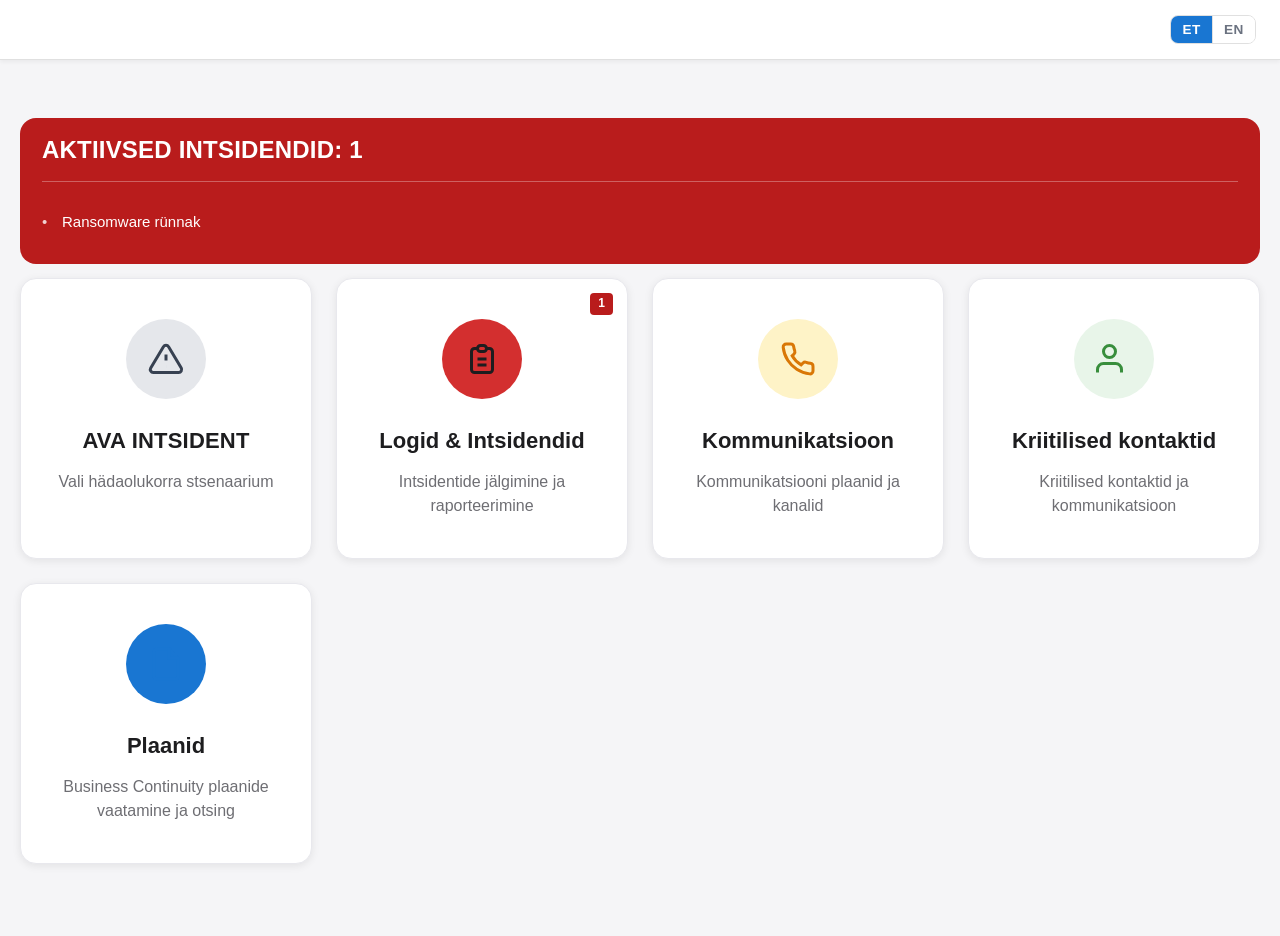
<file: index.html>
<!DOCTYPE html>
<html lang="et">
<head>
    <meta charset="UTF-8">
    <meta name="viewport" content="width=device-width, initial-scale=1.0">
    <title>BCM - Business Continuity Management</title>
    <link rel="icon" type="image/png" sizes="32x32" href="favicon-32x32.png">
<link rel="icon" type="image/png" sizes="16x16" href="favicon-16x16.png">
<link rel="apple-touch-icon" sizes="180x180" href="apple-touch-icon.png">
<link rel="manifest" href="site.webmanifest">
    <!-- Styles -->
    <link rel="stylesheet" href="src/styles/main.css">
    <link rel="stylesheet" href="src/styles/crisis.css">
    <link rel="stylesheet" href="src/styles/plans.css">
</head>
<body>
    <!-- Top Bar -->
    <div class="top-bar" id="topBar">
        <div class="top-bar-left">
            <!-- Status pill EEMALDATUD -->
        </div>

        <div class="top-bar-center">
            <!-- Empty (crisis button removed in FAAS2) -->
        </div>

        <div class="top-bar-right">
            <!-- Language Switcher -->
            <div class="lang-switch" id="langSwitch" role="group" aria-label="Language">
                <button class="lang-btn" data-lang="et" onclick="setAppLang('et')">ET</button>
                <button class="lang-btn" data-lang="en" onclick="setAppLang('en')">EN</button>
            </div>

            <!-- Fixed Home Button -->
            <button class="home-btn-fixed" onclick="goHome()" id="homeBtn" style="display: none;">
                <svg viewBox="0 0 24 24" fill="none" stroke="currentColor" stroke-width="2">
                    <path d="M3 9l9-7 9 7v11a2 2 0 0 1-2 2H5a2 2 0 0 1-2-2z"/>
                    <polyline points="9 22 9 12 15 12 15 22"/>
                </svg>
            </button>
        </div>
    </div>

    <!-- Main Container -->
    <main class="container" id="mainContent">
        <!-- Home Page -->
        <div class="page active" id="homePage">
            <!-- HOME STATUS BOX - loetelu on nüüd kasti SEES -->
            <div class="home-status is-normal" id="homeStatusBox">
                <div class="home-status-title" id="homeStatusTitle">OLUKORD: TAVAPÄRANE</div>
                <div class="home-status-sub" id="homeStatusSub"></div>
                <!-- Aktiivsete intsidentide loetelu KASTI SEES -->
                <ul class="home-active-ul" id="homeActiveUl" style="display:none;"></ul>
            </div>

            <div class="cards-grid cards-grid-4" id="homeCards">

                <div class="card card-action" data-card="openIncident" onclick="activateCrisisMode()">
                    <div class="icon-circle icon-neutral">
                        <svg viewBox="0 0 24 24" fill="none" stroke="currentColor" stroke-width="2">
                            <path d="M10.29 3.86L1.82 18a2 2 0 0 0 1.71 3h16.94a2 2 0 0 0 1.71-3L13.71 3.86a2 2 0 0 0-3.42 0z"/>
                            <line x1="12" y1="9" x2="12" y2="13"/>
                            <line x1="12" y1="17" x2="12.01" y2="17"/>
                        </svg>
                    </div>
                    <h2 data-i18n="home.card.openIncident.title">AVA INTSIDENT</h2>
                    <p data-i18n="home.card.openIncident.description">Vali hädaolukorra stsenaarium</p>
                </div>

                <div class="card" data-card="plans" onclick="navigateTo('plansPage')">
                    <div class="icon-circle icon-blue">
                        <svg viewBox="0 0 24 24" fill="none" stroke="currentColor" stroke-width="2">
                            <path d="M14 2H6a2 2 0 0 0-2 2v16a2 2 0 0 0 2 2h12a2 2 0 0 0 2-2V8z"/>
                            <polyline points="14 2 14 8 20 8"/>
                        </svg>
                    </div>
                    <h2 data-i18n="home.card.plans.title">Plaanid</h2>
                    <p data-i18n="home.card.plans.description">Business Continuity plaanide vaatamine ja otsing</p>
                </div>

                <div class="card" data-card="contacts" onclick="navigateTo('contactsPage')">
                    <div class="icon-circle icon-green">
                        <svg viewBox="0 0 24 24" fill="none" stroke="currentColor" stroke-width="2">
                            <path d="M17 21v-2a4 4 0 0 0-4-4H5a4 4 0 0 0-4 4v2"/>
                            <circle cx="9" cy="7" r="4"/>
                        </svg>
                    </div>
                    <h2 data-i18n="home.card.contacts.title">Kriitilised kontaktid</h2>
                    <p data-i18n="home.card.contacts.description">Kriitilised kontaktid ja kommunikatsioon</p>
                </div>

                <div class="card" data-card="communication" onclick="navigateTo('commPage')">
                    <div class="icon-circle icon-amber">
                        <svg viewBox="0 0 24 24" fill="none" stroke="currentColor" stroke-width="2">
                            <path d="M22 16.92v3a2 2 0 0 1-2.18 2 19.79 19.79 0 0 1-8.63-3.07 19.5 19.5 0 0 1-6-6 19.79 19.79 0 0 1-3.07-8.67A2 2 0 0 1 4.11 2h3a2 2 0 0 1 2 1.72 12.84 12.84 0 0 0 .7 2.81 2 2 0 0 1-.45 2.11L8.09 9.91a16 16 0 0 0 6 6l1.27-1.27a2 2 0 0 1 2.11-.45 12.84 12.84 0 0 0 2.81.7A2 2 0 0 1 22 16.92z"/>
                        </svg>
                    </div>
                    <h2 data-i18n="home.card.communication.title">Kommunikatsioon</h2>
                    <p data-i18n="home.card.communication.description">Kommunikatsiooni plaanid ja kanalid</p>
                </div>

                <div class="card" data-card="logs" onclick="navigateTo('incidentsPage')">
                    <div class="icon-circle icon-red">
                        <svg viewBox="0 0 24 24" fill="none" stroke="currentColor" stroke-width="2">
                            <path d="M9 5H7a2 2 0 00-2 2v12a2 2 0 002 2h10a2 2 0 002-2V7a2 2 0 00-2-2h-2M9 5a2 2 0 002 2h2a2 2 0 002-2M9 5a2 2 0 012-2h2a2 2 0 012 2"/>
                            <path d="M9 12h6m-6 4h6"/>
                        </svg>
                    </div>
                    <h2 data-i18n="home.card.incidents.title">Logid & Intsidendid</h2>
                    <p data-i18n="home.card.incidents.description">Intsidentide jälgimine ja raporteerimine</p>
                    <span class="badge" id="incidentsBadge" style="display:none;">0</span>
                </div>

            </div>
        </div>

        <!-- Contacts Page -->
        <div class="page" id="contactsPage">
            <div class="page-header">
                <button class="back-btn" onclick="goBack()">
                    <svg viewBox="0 0 24 24" fill="none" stroke="currentColor" stroke-width="2">
                        <path d="M19 12H5M12 19l-7-7 7-7"/>
                    </svg>
                </button>
                <h1 data-i18n="contacts.title">Kriitilised kontaktid</h1>
            </div>
            <div class="filter-bar">
                <button class="filter-btn active" onclick="filterContacts('all')" data-i18n="contacts.filter.all">Kõik</button>
                <button class="filter-btn" onclick="filterContacts('HHLA')">HHLA</button>
                <button class="filter-btn" onclick="filterContacts('HTK')">HTK</button>
                <button class="filter-btn" onclick="filterContacts('CERT')">CERT-EE</button>
                <button class="filter-btn" onclick="filterContacts('SADAM')" data-i18n="contacts.filter.port">Sadam</button>
            </div>
            <p class="contacts-count">6 kontakti leitud</p>
            <div class="contacts-grid" id="contactsGrid"></div>
        </div>

        <!-- Plans Page -->
        <div class="page" id="plansPage">
            <div class="page-header">
                <button class="back-btn" onclick="goBack()">
                    <svg viewBox="0 0 24 24" fill="none" stroke="currentColor" stroke-width="2">
                        <path d="M19 12H5M12 19l-7-7 7-7"/>
                    </svg>
                </button>
                <h1 data-i18n="plans.title">Business Continuity Plaanid</h1>
            </div>
            <div class="plans-grid" id="plansGrid"></div>
        </div>

        <!-- Communication Page -->
        <div class="page" id="commPage">
            <div class="page-header">
                <button class="back-btn" onclick="goBack()">
                    <svg viewBox="0 0 24 24" fill="none" stroke="currentColor" stroke-width="2">
                        <path d="M19 12H5M12 19l-7-7 7-7"/>
                    </svg>
                </button>
                <h1 data-i18n="communication.title">Kommunikatsioon</h1>
            </div>

            <div class="section">
                <h2 data-i18n="communication.channels.title">Kommunikatsiooni kanalid</h2>
                <p class="section-description" data-i18n="communication.channels.description">Erinevad kommunikatsiooni meetodid kriisiolukorras kasutamiseks.</p>

                <div class="comm-channels">
                    <!-- SMS Card -->
                    <div class="comm-card">
                        <div class="comm-header">
                            <div class="comm-icon icon-purple">
                                <svg viewBox="0 0 24 24" fill="currentColor">
                                    <rect x="5" y="2" width="14" height="20" rx="2"/>
                                    <path d="M12 18h.01" stroke="white" stroke-width="2"/>
                                </svg>
                            </div>
                            <div>
                                <h3 data-i18n="communication.channel.sms">Massiteavitus (SMS)</h3>
                                <p data-i18n="communication.channel.smsDescription">SMS kõigile töötajatele</p>
                            </div>
                            <svg class="arrow-icon" viewBox="0 0 24 24" fill="none" stroke="currentColor" stroke-width="2">
                                <polyline points="9 18 15 12 9 6"/>
                            </svg>
                        </div>
                        <div class="comm-footer">
                            <svg viewBox="0 0 24 24" fill="none" stroke="currentColor" stroke-width="2">
                                <path d="M9 11l3 3L22 4"/>
                                <path d="M21 12v7a2 2 0 0 1-2 2H5a2 2 0 0 1-2-2V5a2 2 0 0 1 2-2h11"/>
                            </svg>
                            <span data-i18n="communication.channels.templatesAvailable">Mallid ja kontroll-nimekirjad saadaval</span>
                        </div>
                    </div>

                    <!-- Phone Card -->
                    <div class="comm-card">
                        <div class="comm-header">
                            <div class="comm-icon icon-red">
                                <svg viewBox="0 0 24 24" fill="currentColor">
                                    <path d="M22 16.92v3a2 2 0 0 1-2.18 2 19.79 19.79 0 0 1-8.63-3.07 19.5 19.5 0 0 1-6-6 19.79 19.79 0 0 1-3.07-8.67A2 2 0 0 1 4.11 2h3a2 2 0 0 1 2 1.72 12.84 12.84 0 0 0 .7 2.81 2 2 0 0 1-.45 2.11L8.09 9.91a16 16 0 0 0 6 6l1.27-1.27a2 2 0 0 1 2.11-.45 12.84 12.84 0 0 0 2.81.7A2 2 0 0 1 22 16.92z"/>
                                </svg>
                            </div>
                            <div>
                                <h3 data-i18n="communication.channel.phonechain">Kõnekett</h3>
                                <p data-i18n="communication.channel.phonechainDescription">Järjestikused telefonikõned</p>
                            </div>
                            <svg class="arrow-icon" viewBox="0 0 24 24" fill="none" stroke="currentColor" stroke-width="2">
                                <polyline points="9 18 15 12 9 6"/>
                            </svg>
                        </div>
                        <div class="comm-footer">
                            <svg viewBox="0 0 24 24" fill="none" stroke="currentColor" stroke-width="2">
                                <path d="M9 11l3 3L22 4"/>
                                <path d="M21 12v7a2 2 0 0 1-2 2H5a2 2 0 0 1-2-2V5a2 2 0 0 1 2-2h11"/>
                            </svg>
                            <span data-i18n="communication.channels.templatesAvailable">Mallid ja kontroll-nimekirjad saadaval</span>
                        </div>
                    </div>

                    <!-- Email Card -->
                    <div class="comm-card">
                        <div class="comm-header">
                            <div class="comm-icon icon-blue">
                                <svg viewBox="0 0 24 24" fill="currentColor">
                                    <path d="M4 4h16c1.1 0 2 .9 2 2v12c0 1.1-.9 2-2 2H4c-1.1 0-2-.9-2-2V6c0-1.1.9-2 2-2z"/>
                                    <polyline points="22,6 12,13 2,6" stroke="white" stroke-width="2" fill="none"/>
                                </svg>
                            </div>
                            <div>
                                <h3 data-i18n="communication.channel.email">E-post</h3>
                                <p data-i18n="communication.channel.emailDescription">E-posti grupid ja mallid</p>
                            </div>
                            <svg class="arrow-icon" viewBox="0 0 24 24" fill="none" stroke="currentColor" stroke-width="2">
                                <polyline points="9 18 15 12 9 6"/>
                            </svg>
                        </div>
                        <div class="comm-footer">
                            <svg viewBox="0 0 24 24" fill="none" stroke="currentColor" stroke-width="2">
                                <path d="M9 11l3 3L22 4"/>
                                <path d="M21 12v7a2 2 0 0 1-2 2H5a2 2 0 0 1-2-2V5a2 2 0 0 1 2-2h11"/>
                            </svg>
                            <span data-i18n="communication.channels.templatesAvailable">Mallid ja kontroll-nimekirjad saadaval</span>
                        </div>
                    </div>

                    <!-- Radio/Sat Card -->
                    <div class="comm-card">
                        <div class="comm-header">
                            <div class="comm-icon icon-teal">
                                <svg viewBox="0 0 24 24" fill="currentColor">
                                    <rect x="2" y="6" width="20" height="12" rx="2"/>
                                    <path d="M6 10h4v4H6z" fill="white"/>
                                    <line x1="14" y1="10" x2="18" y2="10" stroke="white" stroke-width="2"/>
                                    <line x1="14" y1="14" x2="18" y2="14" stroke="white" stroke-width="2"/>
                                </svg>
                            </div>
                            <div>
                                <h3 data-i18n="communication.channel.radiosat">Raadio/Sat</h3>
                                <p data-i18n="communication.channel.radiosatDescription">Alternatiivsed kanalid</p>
                            </div>
                            <svg class="arrow-icon" viewBox="0 0 24 24" fill="none" stroke="currentColor" stroke-width="2">
                                <polyline points="9 18 15 12 9 6"/>
                            </svg>
                        </div>
                        <div class="comm-footer">
                            <svg viewBox="0 0 24 24" fill="none" stroke="currentColor" stroke-width="2">
                                <path d="M9 11l3 3L22 4"/>
                                <path d="M21 12v7a2 2 0 0 1-2 2H5a2 2 0 0 1-2-2V5a2 2 0 0 1 2-2h11"/>
                            </svg>
                            <span data-i18n="communication.channels.templatesAvailable">Mallid ja kontroll-nimekirjad saadaval</span>
                        </div>
                    </div>

                    <!-- Teams/Chat Card -->
                    <div class="comm-card">
                        <div class="comm-header">
                            <div class="comm-icon icon-purple">
                                <svg viewBox="0 0 24 24" fill="currentColor">
                                    <path d="M21 15a2 2 0 0 1-2 2H7l-4 4V5a2 2 0 0 1 2-2h14a2 2 0 0 1 2 2z"/>
                                    <circle cx="9" cy="10" r="1" fill="white"/>
                                    <circle cx="12" cy="10" r="1" fill="white"/>
                                    <circle cx="15" cy="10" r="1" fill="white"/>
                                </svg>
                            </div>
                            <div>
                                <h3 data-i18n="communication.channel.teams">Teams/Chat</h3>
                                <p data-i18n="communication.channel.teamsDescription">Digitaalsed suhtluskanalid</p>
                            </div>
                            <svg class="arrow-icon" viewBox="0 0 24 24" fill="none" stroke="currentColor" stroke-width="2">
                                <polyline points="9 18 15 12 9 6"/>
                            </svg>
                        </div>
                        <div class="comm-footer">
                            <svg viewBox="0 0 24 24" fill="none" stroke="currentColor" stroke-width="2">
                                <path d="M9 11l3 3L22 4"/>
                                <path d="M21 12v7a2 2 0 0 1-2 2H5a2 2 0 0 1-2-2V5a2 2 0 0 1 2-2h11"/>
                            </svg>
                            <span data-i18n="communication.channels.templatesAvailable">Mallid ja kontroll-nimekirjad saadaval</span>
                        </div>
                    </div>
                </div>
            </div>
        </div>

        <!-- Crisis Mode Page -->
        <div class="page" id="crisisModePage">
            <div class="crisis-mode-header">
                <button class="back-btn" onclick="goBack()">
                    <svg viewBox="0 0 24 24" fill="none" stroke="currentColor" stroke-width="2">
                        <path d="M19 12H5M12 19l-7-7 7-7"/>
                    </svg>
                </button>
                <div>
                    <h1 data-i18n="crisis.header.title">AVA INTSIDENT</h1>
                    <p data-i18n="crisis.header.description">Vali hädaolukorra stsenaarium</p>
                </div>
            </div>
            <div class="scenarios-grid" id="scenariosGrid"></div>
        </div>

        <!-- Scenario Detail Page -->
        <div class="page" id="scenarioDetailPage">
            <div class="scenario-detail-header">
                <button class="back-btn" onclick="goBack()">
                    <svg viewBox="0 0 24 24" fill="none" stroke="currentColor" stroke-width="2">
                        <path d="M19 12H5M12 19l-7-7 7-7"/>
                    </svg>
                </button>
                <div>
                    <h1 id="scenarioTitle">Stsenaarium</h1>
                    <p id="scenarioDescription">Kirjeldus</p>
                </div>
            </div>
            <div class="scenario-content">
                <div class="action-block">
                    <h2 data-i18n="incident.quickActions.title">⚡ Kiiretoimingud</h2>
                    <div class="checklist" id="quickActionsChecklist"></div>
                </div>

                <!-- Incident Metrics Block (only for cyber scenarios) -->
                <div class="action-block" id="incidentMetricsBlock" style="display: none;">
                    <h2 data-i18n="incident.metrics.title">📊 Intsidenti mõõtmed</h2>
                    <div class="incident-metrics-content" id="incidentMetricsContent">
                        <!-- MVP Fields -->
                        <div class="metrics-section">
                            <div class="metric-field">
                                <label for="t0Time" data-i18n="incident.metrics.t0.label">t0 (avastamise aeg)</label>
                                <div class="t0-input-group">
                                    <input type="datetime-local" id="t0Time">
                                    <button class="btn-secondary" onclick="setT0Now()" data-i18n="incident.metrics.t0.now">Määra praegune aeg</button>
                                </div>
                            </div>

                            <div class="metric-field">
                                <label data-i18n="incident.metrics.slevel.label">S-tase (klassifikatsioon)</label>
                                <div class="s-level-grid" id="sLevelGrid"></div>
                            </div>

                            <div class="metric-field">
                                <label for="affectedDomain" data-i18n="incident.metrics.domain.label">Mõjutatud domeen</label>
                                <select id="affectedDomain" class="metric-select">
                                    <option value="" data-i18n="common.select">Vali...</option>
                                    <option value="IT">IT</option>
                                    <option value="OT">OT</option>
                                    <option value="BOTH" data-i18n="incident.metrics.domain.both">Mõlemad</option>
                                    <option value="UNKNOWN" data-i18n="incident.metrics.domain.unknown">Teadmata</option>
                                </select>
                            </div>

                            <div class="metric-field">
                                <label for="serviceDisruption" data-i18n="incident.metrics.disruption.label">Teenuse seiskus?</label>
                                <select id="serviceDisruption" class="metric-select">
                                    <option value="" data-i18n="common.select">Vali...</option>
                                    <option value="YES" data-i18n="common.yes">Jah</option>
                                    <option value="NO" data-i18n="common.no">Ei</option>
                                    <option value="PARTIAL" data-i18n="incident.metrics.disruption.partial">Osaline</option>
                                    <option value="UNKNOWN" data-i18n="incident.metrics.domain.unknown">Teadmata</option>
                                </select>
                            </div>

                            <div class="metric-field">
                                <label for="dataBreachSuspicion" data-i18n="incident.metrics.dataBreach.label">Andmeleke kahtlus?</label>
                                <select id="dataBreachSuspicion" class="metric-select">
                                    <option value="" data-i18n="common.select">Vali...</option>
                                    <option value="YES" data-i18n="common.yes">Jah</option>
                                    <option value="NO" data-i18n="common.no">Ei</option>
                                    <option value="UNKNOWN" data-i18n="incident.metrics.domain.unknown">Teadmata</option>
                                </select>
                            </div>

                            <div class="metric-field">
                                <label for="spreadStatus" data-i18n="incident.metrics.spread.label">Leviku staatus</label>
                                <select id="spreadStatus" class="metric-select">
                                    <option value="" data-i18n="common.select">Vali...</option>
                                    <option value="ONGOING" data-i18n="incident.metrics.spread.ongoing">Käib</option>
                                    <option value="LIMITED" data-i18n="incident.metrics.spread.limited">Piiratud</option>
                                    <option value="STOPPED" data-i18n="incident.metrics.spread.stopped">Peatatud</option>
                                    <option value="UNKNOWN" data-i18n="incident.metrics.domain.unknown">Teadmata</option>
                                </select>
                            </div>

                            <div class="metric-field">
                                <label for="shortDescription" data-i18n="incident.metrics.description.label">Lühikirjeldus (1-2 lauset)</label>
                                <textarea id="shortDescription" class="metric-textarea" rows="3" placeholder="Kirjelda intsidenti lühidalt..." data-i18n-placeholder="incident.metrics.description.placeholder"></textarea>
                            </div>

                            <div class="metric-field">
                                <label data-i18n="incident.metrics.notifications.title">Teavituste staatus</label>
                                <div class="notifications-grid">
                                    <div class="notification-item">
                                        <h4>CERT-EE</h4>
                                        <div class="notification-controls">
                                            <label data-i18n="incident.metrics.notification.required">Vajalik?</label>
                                            <select id="certEE_required" class="metric-select-sm">
                                                <option value="TO_BE_ASSESSED" data-i18n="incident.metrics.notification.assess">Hinnata</option>
                                                <option value="REQUIRED" data-i18n="incident.metrics.notification.requiredYes">Vajalik</option>
                                                <option value="NOT_REQUIRED" data-i18n="incident.metrics.notification.requiredNo">Pole vaja</option>
                                            </select>
                                            <label data-i18n="incident.metrics.notification.status">Staatus</label>
                                            <select id="certEE_status" class="metric-select-sm">
                                                <option value="PLANNED" data-i18n="incident.metrics.notification.statusPlanned">Planeeritud</option>
                                                <option value="SENT" data-i18n="incident.metrics.notification.statusSent">Saadetud</option>
                                                <option value="NOT_NEEDED" data-i18n="incident.metrics.notification.statusNotNeeded">Pole vaja</option>
                                            </select>
                                            <input type="datetime-local" id="certEE_timestamp" class="metric-input-sm" placeholder="Aeg" data-i18n-placeholder="incident.metrics.notification.timestamp">
                                        </div>
                                    </div>
                                    <div class="notification-item">
                                        <h4>DPO/GDPR</h4>
                                        <div class="notification-controls">
                                            <label data-i18n="incident.metrics.notification.required">Vajalik?</label>
                                            <select id="dpoGDPR_required" class="metric-select-sm">
                                                <option value="TO_BE_ASSESSED" data-i18n="incident.metrics.notification.assess">Hinnata</option>
                                                <option value="REQUIRED" data-i18n="incident.metrics.notification.requiredYes">Vajalik</option>
                                                <option value="NOT_REQUIRED" data-i18n="incident.metrics.notification.requiredNo">Pole vaja</option>
                                            </select>
                                            <label data-i18n="incident.metrics.notification.status">Staatus</label>
                                            <select id="dpoGDPR_status" class="metric-select-sm">
                                                <option value="PLANNED" data-i18n="incident.metrics.notification.statusPlanned">Planeeritud</option>
                                                <option value="SENT" data-i18n="incident.metrics.notification.statusSent">Saadetud</option>
                                                <option value="NOT_NEEDED" data-i18n="incident.metrics.notification.statusNotNeeded">Pole vaja</option>
                                            </select>
                                            <input type="datetime-local" id="dpoGDPR_timestamp" class="metric-input-sm" placeholder="Aeg" data-i18n-placeholder="incident.metrics.notification.timestamp">
                                        </div>
                                    </div>
                                    <div class="notification-item">
                                        <h4 data-i18n="incident.metrics.notification.management">Juhtkond</h4>
                                        <div class="notification-controls">
                                            <label data-i18n="incident.metrics.notification.required">Vajalik?</label>
                                            <select id="management_required" class="metric-select-sm">
                                                <option value="TO_BE_ASSESSED" data-i18n="incident.metrics.notification.assess">Hinnata</option>
                                                <option value="REQUIRED" data-i18n="incident.metrics.notification.requiredYes">Vajalik</option>
                                                <option value="NOT_REQUIRED" data-i18n="incident.metrics.notification.requiredNo">Pole vaja</option>
                                            </select>
                                            <label data-i18n="incident.metrics.notification.status">Staatus</label>
                                            <select id="management_status" class="metric-select-sm">
                                                <option value="PLANNED" data-i18n="incident.metrics.notification.statusPlanned">Planeeritud</option>
                                                <option value="SENT" data-i18n="incident.metrics.notification.statusSent">Saadetud</option>
                                                <option value="NOT_NEEDED" data-i18n="incident.metrics.notification.statusNotNeeded">Pole vaja</option>
                                            </select>
                                            <input type="datetime-local" id="management_timestamp" class="metric-input-sm" placeholder="Aeg" data-i18n-placeholder="incident.metrics.notification.timestamp">
                                        </div>
                                    </div>
                                </div>
                            </div>
                        </div>

                        <!-- Nice-to-have Fields (collapsible) -->
                        <div class="metrics-additional">
                            <button class="metrics-toggle" onclick="toggleAdditionalMetrics()">
                                <span id="additionalMetricsToggleText" data-i18n="incident.metrics.toggle.show">▶ Näita lisaväljad</span>
                            </button>
                            <div id="additionalMetricsContent" style="display: none;">
                                <div class="metric-field">
                                    <label for="reporter" data-i18n="incident.metrics.reporter.label">Raporteerija / teataja</label>
                                    <input type="text" id="reporter" class="metric-input" placeholder="Nimi või kontakt" data-i18n-placeholder="incident.metrics.reporter.placeholder">
                                </div>
                                <div class="metric-field">
                                    <label for="systemLocation" data-i18n="incident.metrics.systemLocation.label">Süsteem/teenus/asukoht</label>
                                    <input type="text" id="systemLocation" class="metric-input" placeholder="Näiteks: Server-01, TOS süsteem" data-i18n-placeholder="incident.metrics.systemLocation.placeholder">
                                </div>
                                <div class="metric-field">
                                    <label for="nis2Relevant" data-i18n="incident.metrics.nis2.label">NIS2 relevants</label>
                                    <select id="nis2Relevant" class="metric-select">
                                        <option value="UNKNOWN" data-i18n="incident.metrics.domain.unknown">Teadmata</option>
                                        <option value="YES" data-i18n="common.yes">Jah</option>
                                        <option value="NO" data-i18n="common.no">Ei</option>
                                    </select>
                                </div>
                                <div class="metric-field">
                                    <label for="initialIndicators" data-i18n="incident.metrics.indicators.label">Esmased indikaatorid/sümptomid</label>
                                    <textarea id="initialIndicators" class="metric-textarea" rows="3" placeholder="Kirjelda esmased sümptomid..." data-i18n-placeholder="incident.metrics.indicators.placeholder"></textarea>
                                </div>
                                <div class="metric-field">
                                    <label for="evidenceArtifacts" data-i18n="incident.metrics.evidence.label">Tõendid/artefaktid (lingid/ID-d)</label>
                                    <textarea id="evidenceArtifacts" class="metric-textarea" rows="2" placeholder="Näiteks: SIEM alert ID, log faili nimi..." data-i18n-placeholder="incident.metrics.evidence.placeholder"></textarea>
                                </div>
                                <div class="metric-field">
                                    <label for="logger" data-i18n="incident.metrics.logger.label">Logija (kes kogub ajajoont)</label>
                                    <input type="text" id="logger" class="metric-input" placeholder="Nimi" data-i18n-placeholder="common.name">
                                </div>
                            </div>
                        </div>

                        <div class="metrics-actions">
                            <button class="btn-primary" onclick="saveIncidentMetrics()" data-i18n="incident.metrics.save">💾 Salvesta</button>
                            <button class="btn-secondary" onclick="clearIncidentMetrics()" data-i18n="incident.metrics.clear">🗑️ Tühjenda</button>
                        </div>
                    </div>
                </div>

                <div class="action-block">
                    <h2 data-i18n="incident.actionPlan.title">📋 Tegevuskava</h2>
                    <div class="checklist" id="actionPlanChecklist"></div>
                </div>
                <div class="action-block">
                    <h2 data-i18n="incident.communication.title">📢 Kommunikatsioon</h2>
                    <div id="communicationButtons"></div>
                </div>
                <div class="action-block">
                    <h2 data-i18n="incident.contacts.title">📞 Kontaktid</h2>
                    <div class="contacts-grid" id="scenarioContacts"></div>
                </div>
                
                <!-- SALVESTA NUPP -->
                <div class="scenario-save-section" id="scenarioSaveSection">
                    <button class="btn-save-scenario" id="btnSaveScenario" onclick="window.saveScenarioData()" data-i18n="incident.save">
                        💾 SALVESTA
                    </button>
                    <span class="save-status" id="saveStatus"></span>
                </div>
            </div>
        </div>

        <!-- Incident Log Page -->
        <div class="page" id="incidentLogPage">
            <div class="page-header">
                <button class="back-btn" onclick="goBack()">
                    <svg viewBox="0 0 24 24" fill="none" stroke="currentColor" stroke-width="2">
                        <path d="M19 12H5M12 19l-7-7 7-7"/>
                    </svg>
                </button>
                <h1 data-i18n="log.title">Sündmuste Logi</h1>
                <button class="log-btn" onclick="exportLog()">
                    <svg viewBox="0 0 24 24" fill="none" stroke="currentColor" stroke-width="2">
                        <path d="M21 15v4a2 2 0 0 1-2 2H5a2 2 0 0 1-2-2v-4"/>
                        <polyline points="7 10 12 15 17 10"/>
                        <line x1="12" y1="15" x2="12" y2="3"/>
                    </svg>
                    <span data-i18n="log.export">Ekspordi</span>
                </button>
            </div>
            <div class="log-timeline" id="logTimeline"></div>
        </div>

        <!-- ========================================= -->
        <!-- INCIDENTS LIST PAGE -->
        <!-- ========================================= -->
        <div class="page" id="incidentsPage">
            <div class="page-header">
                <button class="back-btn" onclick="goBack()">
                    <svg viewBox="0 0 24 24" fill="none" stroke="currentColor" stroke-width="2">
                        <path d="M19 12H5M12 19l-7-7 7-7"/>
                    </svg>
                </button>
                <h1 data-i18n="incidents.title">Logid & Intsidendid</h1>
            </div>

            <!-- FILTERS -->
            <div class="incident-filters">
                <button class="filter-btn active" onclick="window.incidentActions.filter('all')" data-filter="all">
                    <span data-i18n="incidents.filter.all">Kõik</span> <span class="count" id="countAll">0</span>
                </button>
                <button class="filter-btn" onclick="window.incidentActions.filter('active')" data-filter="active">
                    <span data-i18n="incidents.filter.active">🔴 Aktiivsed</span> <span class="count" id="countActive">0</span>
                </button>
                <button class="filter-btn" onclick="window.incidentActions.filter('exercise')" data-filter="exercise">
                    <span data-i18n="incidents.filter.exercise">🎓 Õppused</span> <span class="count" id="countExercise">0</span>
                </button>
                <button class="filter-btn" onclick="window.incidentActions.filter('closed')" data-filter="closed">
                    <span data-i18n="incidents.filter.closed">✅ Suletud</span> <span class="count" id="countClosed">0</span>
                </button>
            </div>

            <!-- SORT & ACTIONS -->
            <div class="incidents-toolbar">
                <div class="sort-controls">
                    <label data-i18n="incidents.sort.label">Sorteeri:</label>
                    <select id="incidentSort" onchange="window.incidentActions.sort(this.value)">
                        <option value="date-desc" data-i18n="incidents.sort.dateDesc">Uusim enne</option>
                        <option value="date-asc" data-i18n="incidents.sort.dateAsc">Vanim enne</option>
                        <option value="severity" data-i18n="incidents.sort.severity">Tõsiduse järgi</option>
                        <option value="status" data-i18n="incidents.sort.status">Staatuse järgi</option>
                    </select>
                </div>
                <button class="btn-secondary btn-small" onclick="window.incidentActions.exportAll()" data-i18n="incidents.exportAll">
                    📄 Ekspordi kõik
                </button>
            </div>

            <!-- INCIDENTS LIST -->
            <div class="incidents-list" id="incidentsList">
                <p class="empty-message" data-i18n="incidents.empty">Intsidente pole veel</p>
            </div>
        </div>

        <!-- ========================================= -->
        <!-- INCIDENT DETAIL PAGE -->
        <!-- ========================================= -->
        <div class="page" id="incidentDetailPage">
            <div class="page-header">
                <button class="back-btn" onclick="goBack()">
                    <svg viewBox="0 0 24 24" fill="none" stroke="currentColor" stroke-width="2">
                        <path d="M19 12H5M12 19l-7-7 7-7"/>
                    </svg>
                </button>
                <div class="incident-detail-header">
                    <h1 id="incidentDetailTitle">Intsident</h1>
                    <div class="incident-meta-badges">
                        <span class="status-badge" id="incidentStatusBadge">AKTIIVNE</span>
                        <span class="severity-badge" id="incidentSeverityBadge">S1</span>
                        <span class="type-badge" id="incidentTypeBadge">PÄRIS</span>
                    </div>
                </div>
            </div>

            <!-- PROGRESS BAR -->
            <div class="incident-progress-section" id="incidentProgressSection">
                <div class="progress-bar-large">
                    <div class="progress-fill" id="incidentProgressFill" style="width: 0%"></div>
                </div>
                <div class="progress-info">
                    <span class="progress-text" id="incidentProgressText">0% valmis</span>
                    <span class="progress-steps" id="incidentProgressSteps">0/0 sammud</span>
                </div>
            </div>

            <!-- TABS -->
            <div class="incident-tabs">
                <button class="tab-btn active" onclick="window.incidentActions.switchTab('overview')" data-tab="overview" data-i18n="incident.tab.overview">
                    📊 Ülevaade
                </button>
                <button class="tab-btn" onclick="window.incidentActions.switchTab('timeline')" data-tab="timeline" data-i18n="incident.tab.timeline">
                    ⏱️ Timeline
                </button>
                <button class="tab-btn" onclick="window.incidentActions.switchTab('checklist')" data-tab="checklist" data-i18n="incident.tab.actions">
                    ☑️ Tegevused
                </button>
                <button class="tab-btn" onclick="window.incidentActions.switchTab('notifications')" data-tab="notifications" data-i18n="incident.tab.notifications">
                    📢 Teavitused
                </button>
            </div>

            <!-- TAB CONTENT -->
            <div class="incident-content" id="incidentTabContent">
                <!-- Dynamic content -->
            </div>

            <!-- ACTIONS -->
            <div class="incident-actions-bar">
                <button class="btn-secondary" onclick="window.incidentDetailActions.exportCurrent()" data-i18n="incident.export">
                    📄 Eksport
                </button>
                <button class="btn-primary" onclick="window.incidentDetailActions.updateStatus()" id="updateStatusBtn" data-i18n="incident.updateStatus">
                    ✏️ Uuenda staatus
                </button>
                <button class="btn-secondary" onclick="window.incidentDetailActions.closeIncident()" id="closeIncidentBtn" style="background: #dc2626; color: white; border-color: #dc2626;" data-i18n="incident.close">
                    🔒 Sulge intsident
                </button>
            </div>
        </div>
    </main>

    <!-- System Status Modal -->
    <div class="modal" id="systemStatusModal" style="display: none;">
        <div class="modal-content">
            <div class="modal-header">
                <h2 data-i18n="system.modalTitle">Määra süsteemi olek</h2>
                <button class="modal-close" onclick="closeSystemStatusModal()">×</button>
            </div>
            <div class="modal-body">
                <div class="status-select-grid">
                    <div class="status-select-card ok" onclick="selectManualStatus('OK')">
                        <div class="status-select-icon">✔</div>
                        <div class="status-select-label" data-i18n="system.status.ok">OK</div>
                        <div class="status-select-desc" data-i18n="system.status.okDescription">Süsteemid töötavad tavapäraselt</div>
                    </div>
                    <div class="status-select-card warning" onclick="selectManualStatus('WARNING')">
                        <div class="status-select-icon">⚠</div>
                        <div class="status-select-label" data-i18n="system.status.warning">HOIATUS</div>
                        <div class="status-select-desc" data-i18n="system.status.warningDescription">Väike häire või õppus</div>
                    </div>
                    <div class="status-select-card alert" onclick="selectManualStatus('ALERT')">
                        <div class="status-select-icon">🚨</div>
                        <div class="status-select-label" data-i18n="system.status.alert">HÄIRE</div>
                        <div class="status-select-desc" data-i18n="system.status.alertDescription">Kriitiline olukord</div>
                    </div>
                </div>
                <div class="manual-status-form" id="manualStatusForm" style="display: none;">
                    <label for="manualStatusReason" data-i18n="system.manual.reason">Põhjus (max 120 tähemärki):</label>
                    <textarea id="manualStatusReason" maxlength="120" rows="3" placeholder="Kirjelda lühidalt olukorda..." data-i18n-placeholder="system.manual.reasonPlaceholder"></textarea>
                    <div class="modal-actions">
                        <button class="btn-primary" onclick="saveManualStatus()" data-i18n="common.save">Salvesta</button>
                        <button class="btn-secondary" onclick="closeSystemStatusModal()" data-i18n="common.cancel">Tühista</button>
                    </div>
                </div>
                <div class="manual-status-info">
                    <p><strong data-i18n="system.manual.note">Märkus:</strong> <span data-i18n="system.manual.noteText">Käsitsi määratud olek kehtib kuni taastamiseni või kuni tekib S0/S1 pärisintsident.</span></p>
                    <button class="btn-link" onclick="resetToAutoStatus()" id="resetAutoBtn" style="display: none;" data-i18n="system.manual.reset">Taasta automaatne olek</button>
                </div>
            </div>
        </div>
    </div>

    <!-- i18n Module Wiring -->
    <script type="module">
        import { t, setLang, getLang, translateDOM, applyLang, onLangChange } from './src/i18n/index.js';
        window.t = t;
        window.setLang = setLang;
        window.getLang = getLang;
        window.translateDOM = translateDOM;
        window.applyLang = applyLang;
        window.onLangChange = onLangChange;

        // Reflect active language on the switcher buttons
        function updateLangButtons() {
            const current = getLang();
            document.querySelectorAll('.lang-btn').forEach(btn => {
                btn.classList.toggle('active', btn.getAttribute('data-lang') === current);
            });
        }

        // Called by the language switcher buttons (onclick="setAppLang('et')")
        window.setAppLang = function (lang) {
            applyLang(lang);
            updateLangButtons();
        };

        // Apply stored language to static DOM on first load
        function initI18nDom() {
            translateDOM(document);
            updateLangButtons();
        }

        if (document.readyState === 'loading') {
            document.addEventListener('DOMContentLoaded', initI18nDom);
        } else {
            initI18nDom();
        }
    </script>

    <!-- Main Application Script (ES6 Module) -->
    <script type="module" src="src/app.js"></script>
</body>
</html>
</file>
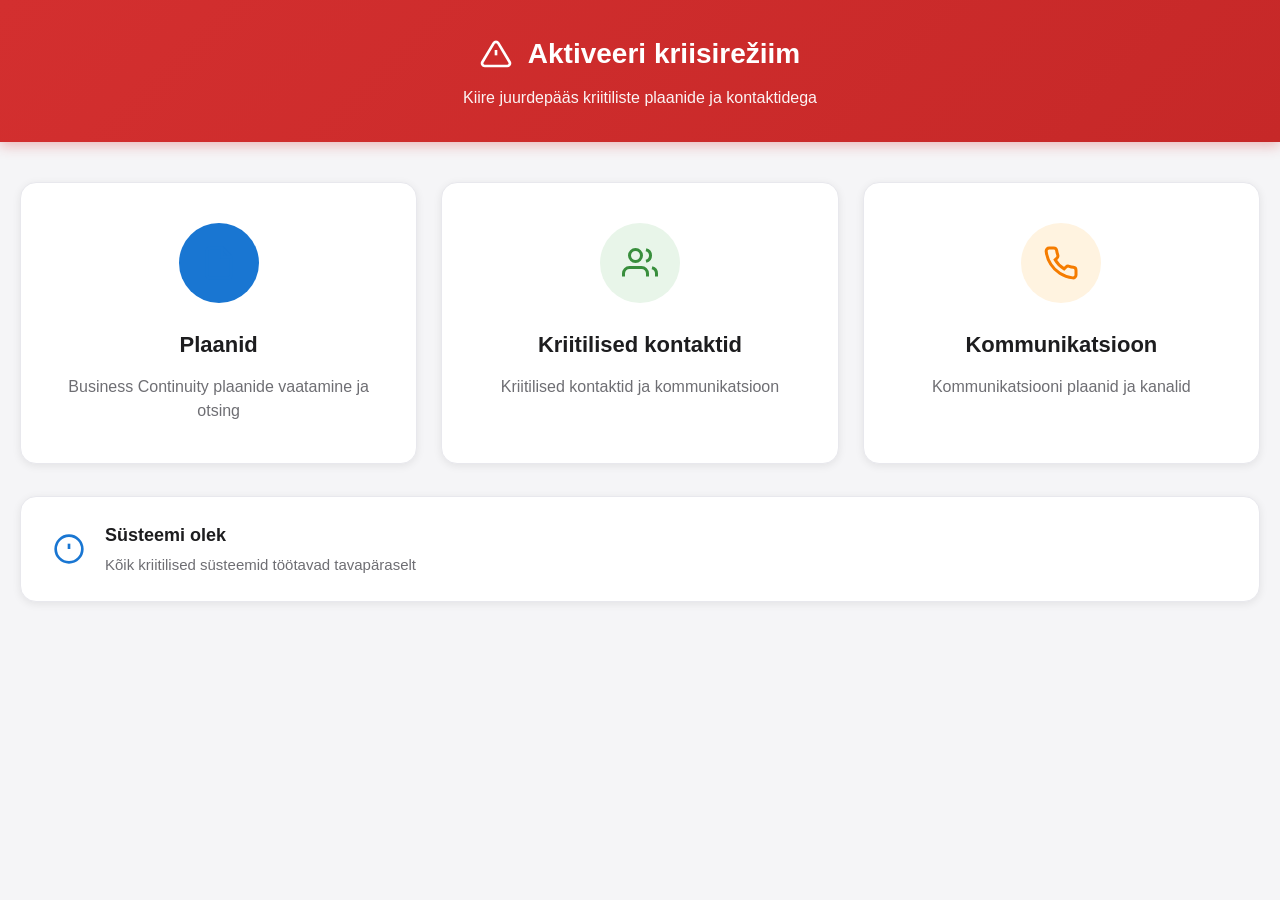
<file: index-old.html>
<!DOCTYPE html>
<html lang="et">
<head>
    <meta charset="UTF-8">
    <meta name="viewport" content="width=device-width, initial-scale=1.0">
    <title>BCM - Business Continuity Management</title>
    <link rel="stylesheet" href="styles.css">
</head>
<body>
    <!-- Crisis Mode Banner -->
    <div class="crisis-banner" id="crisisBanner">
        <div class="crisis-content">
            <svg class="crisis-icon" viewBox="0 0 24 24" fill="none" stroke="currentColor" stroke-width="2">
                <path d="M10.29 3.86L1.82 18a2 2 0 0 0 1.71 3h16.94a2 2 0 0 0 1.71-3L13.71 3.86a2 2 0 0 0-3.42 0z"/>
                <line x1="12" y1="9" x2="12" y2="13"/>
                <line x1="12" y1="17" x2="12.01" y2="17"/>
            </svg>
            <h1>Aktiveeri kriisirežiim</h1>
        </div>
        <p class="crisis-subtitle">Kiire juurdepääs kriitiliste plaanide ja kontaktidega</p>
    </div>

    <!-- Main Content -->
    <main class="container" id="mainContent">
        <!-- Home Page -->
        <div class="page active" id="homePage">
            <div class="cards-grid">
                <!-- Plaanid Card -->
                <div class="card" onclick="navigateTo('plansPage')">
                    <div class="icon-circle icon-blue">
                        <svg viewBox="0 0 24 24" fill="none" stroke="currentColor" stroke-width="2">
                            <path d="M14 2H6a2 2 0 0 0-2 2v16a2 2 0 0 0 2 2h12a2 2 0 0 0 2-2V8z"/>
                            <polyline points="14 2 14 8 20 8"/>
                        </svg>
                    </div>
                    <h2>Plaanid</h2>
                    <p>Business Continuity plaanide vaatamine ja otsing</p>
                </div>

                <!-- Kriitilised kontaktid Card -->
                <div class="card" onclick="navigateTo('contactsPage')">
                    <div class="icon-circle icon-green">
                        <svg viewBox="0 0 24 24" fill="none" stroke="currentColor" stroke-width="2">
                            <path d="M17 21v-2a4 4 0 0 0-4-4H5a4 4 0 0 0-4 4v2"/>
                            <circle cx="9" cy="7" r="4"/>
                            <path d="M23 21v-2a4 4 0 0 0-3-3.87"/>
                            <path d="M16 3.13a4 4 0 0 1 0 7.75"/>
                        </svg>
                    </div>
                    <h2>Kriitilised kontaktid</h2>
                    <p>Kriitilised kontaktid ja kommunikatsioon</p>
                </div>

                <!-- Kommunikatsioon Card -->
                <div class="card" onclick="navigateTo('commPage')">
                    <div class="icon-circle icon-orange">
                        <svg viewBox="0 0 24 24" fill="none" stroke="currentColor" stroke-width="2">
                            <path d="M22 16.92v3a2 2 0 0 1-2.18 2 19.79 19.79 0 0 1-8.63-3.07 19.5 19.5 0 0 1-6-6 19.79 19.79 0 0 1-3.07-8.67A2 2 0 0 1 4.11 2h3a2 2 0 0 1 2 1.72 12.84 12.84 0 0 0 .7 2.81 2 2 0 0 1-.45 2.11L8.09 9.91a16 16 0 0 0 6 6l1.27-1.27a2 2 0 0 1 2.11-.45 12.84 12.84 0 0 0 2.81.7A2 2 0 0 1 22 16.92z"/>
                        </svg>
                    </div>
                    <h2>Kommunikatsioon</h2>
                    <p>Kommunikatsiooni plaanid ja kanalid</p>
                </div>
            </div>

            <!-- System Status -->
            <div class="system-status">
                <svg class="status-icon" viewBox="0 0 24 24" fill="none" stroke="currentColor" stroke-width="2">
                    <circle cx="12" cy="12" r="10"/>
                    <line x1="12" y1="8" x2="12" y2="12"/>
                    <line x1="12" y1="16" x2="12.01" y2="16"/>
                </svg>
                <div>
                    <h3>Süsteemi olek</h3>
                    <p>Kõik kriitilised süsteemid töötavad tavapäraselt</p>
                </div>
            </div>
        </div>

        <!-- Communication Page -->
        <div class="page" id="commPage">
            <div class="page-header">
                <button class="back-btn" onclick="navigateTo('homePage')">
                    <svg viewBox="0 0 24 24" fill="none" stroke="currentColor" stroke-width="2">
                        <path d="M19 12H5M12 19l-7-7 7-7"/>
                    </svg>
                </button>
                <div>
                    <h1>Kommunikatsioon</h1>
                    <p>Kommunikatsiooni plaanid ja kanalid</p>
                </div>
                <div class="header-status">
                    <span class="status-dot status-active"></span>
                    <span class="status-dot status-inactive"></span>
                </div>
            </div>

            <div class="section">
                <h2>Kommunikatsiooni kanalid</h2>
                <p class="section-description">Erinevad kommunikatsiooni meetodid kriisiolukorras kasutamiseks.</p>

                <div class="comm-channels">
                    <div class="comm-card">
                        <div class="comm-header">
                            <div class="comm-icon icon-purple">
                                <svg viewBox="0 0 24 24" fill="currentColor">
                                    <rect x="5" y="2" width="14" height="20" rx="2"/>
                                    <path d="M12 18h.01" stroke="white" stroke-width="2"/>
                                </svg>
                            </div>
                            <div>
                                <h3>Massiteavitus (SMS)</h3>
                                <p>SMS kõigile töötajatele</p>
                            </div>
                            <svg class="arrow-icon" viewBox="0 0 24 24" fill="none" stroke="currentColor" stroke-width="2">
                                <polyline points="9 18 15 12 9 6"/>
                            </svg>
                        </div>
                        <div class="comm-footer">
                            <svg viewBox="0 0 24 24" fill="none" stroke="currentColor" stroke-width="2">
                                <path d="M9 11l3 3L22 4"/>
                                <path d="M21 12v7a2 2 0 0 1-2 2H5a2 2 0 0 1-2-2V5a2 2 0 0 1 2-2h11"/>
                            </svg>
                            <span>Mallid ja kontroll-nimekirjad saadaval</span>
                        </div>
                    </div>

                    <div class="comm-card">
                        <div class="comm-header">
                            <div class="comm-icon icon-red">
                                <svg viewBox="0 0 24 24" fill="currentColor">
                                    <path d="M22 16.92v3a2 2 0 0 1-2.18 2 19.79 19.79 0 0 1-8.63-3.07 19.5 19.5 0 0 1-6-6 19.79 19.79 0 0 1-3.07-8.67A2 2 0 0 1 4.11 2h3a2 2 0 0 1 2 1.72 12.84 12.84 0 0 0 .7 2.81 2 2 0 0 1-.45 2.11L8.09 9.91a16 16 0 0 0 6 6l1.27-1.27a2 2 0 0 1 2.11-.45 12.84 12.84 0 0 0 2.81.7A2 2 0 0 1 22 16.92z"/>
                                </svg>
                            </div>
                            <div>
                                <h3>Kõnekett</h3>
                                <p>Järjestikused telefonikõned</p>
                            </div>
                            <svg class="arrow-icon" viewBox="0 0 24 24" fill="none" stroke="currentColor" stroke-width="2">
                                <polyline points="9 18 15 12 9 6"/>
                            </svg>
                        </div>
                        <div class="comm-footer">
                            <svg viewBox="0 0 24 24" fill="none" stroke="currentColor" stroke-width="2">
                                <path d="M9 11l3 3L22 4"/>
                                <path d="M21 12v7a2 2 0 0 1-2 2H5a2 2 0 0 1-2-2V5a2 2 0 0 1 2-2h11"/>
                            </svg>
                            <span>Mallid ja kontroll-nimekirjad saadaval</span>
                        </div>
                    </div>

                    <div class="comm-card">
                        <div class="comm-header">
                            <div class="comm-icon icon-blue">
                                <svg viewBox="0 0 24 24" fill="currentColor">
                                    <path d="M4 4h16c1.1 0 2 .9 2 2v12c0 1.1-.9 2-2 2H4c-1.1 0-2-.9-2-2V6c0-1.1.9-2 2-2z"/>
                                    <polyline points="22,6 12,13 2,6" stroke="white" stroke-width="2" fill="none"/>
                                </svg>
                            </div>
                            <div>
                                <h3>E-post</h3>
                                <p>E-posti grupid ja mallid</p>
                            </div>
                            <svg class="arrow-icon" viewBox="0 0 24 24" fill="none" stroke="currentColor" stroke-width="2">
                                <polyline points="9 18 15 12 9 6"/>
                            </svg>
                        </div>
                        <div class="comm-footer">
                            <svg viewBox="0 0 24 24" fill="none" stroke="currentColor" stroke-width="2">
                                <path d="M9 11l3 3L22 4"/>
                                <path d="M21 12v7a2 2 0 0 1-2 2H5a2 2 0 0 1-2-2V5a2 2 0 0 1 2-2h11"/>
                            </svg>
                            <span>Mallid ja kontroll-nimekirjad saadaval</span>
                        </div>
                    </div>

                    <div class="comm-card">
                        <div class="comm-header">
                            <div class="comm-icon icon-teal">
                                <svg viewBox="0 0 24 24" fill="currentColor">
                                    <rect x="2" y="6" width="20" height="12" rx="2"/>
                                    <path d="M6 10h4v4H6z" fill="white"/>
                                    <line x1="14" y1="10" x2="18" y2="10" stroke="white" stroke-width="2"/>
                                    <line x1="14" y1="14" x2="18" y2="14" stroke="white" stroke-width="2"/>
                                </svg>
                            </div>
                            <div>
                                <h3>Raadio/Sat</h3>
                                <p>Alternatiivsed kanalid</p>
                            </div>
                            <svg class="arrow-icon" viewBox="0 0 24 24" fill="none" stroke="currentColor" stroke-width="2">
                                <polyline points="9 18 15 12 9 6"/>
                            </svg>
                        </div>
                        <div class="comm-footer">
                            <svg viewBox="0 0 24 24" fill="none" stroke="currentColor" stroke-width="2">
                                <path d="M9 11l3 3L22 4"/>
                                <path d="M21 12v7a2 2 0 0 1-2 2H5a2 2 0 0 1-2-2V5a2 2 0 0 1 2-2h11"/>
                            </svg>
                            <span>Mallid ja kontroll-nimekirjad saadaval</span>
                        </div>
                    </div>

                    <div class="comm-card">
                        <div class="comm-header">
                            <div class="comm-icon icon-purple">
                                <svg viewBox="0 0 24 24" fill="currentColor">
                                    <path d="M21 15a2 2 0 0 1-2 2H7l-4 4V5a2 2 0 0 1 2-2h14a2 2 0 0 1 2 2z"/>
                                    <circle cx="9" cy="10" r="1" fill="white"/>
                                    <circle cx="12" cy="10" r="1" fill="white"/>
                                    <circle cx="15" cy="10" r="1" fill="white"/>
                                </svg>
                            </div>
                            <div>
                                <h3>Teams/Chat</h3>
                                <p>Digitaalsed suhtluskanalid</p>
                            </div>
                            <svg class="arrow-icon" viewBox="0 0 24 24" fill="none" stroke="currentColor" stroke-width="2">
                                <polyline points="9 18 15 12 9 6"/>
                            </svg>
                        </div>
                        <div class="comm-footer">
                            <svg viewBox="0 0 24 24" fill="none" stroke="currentColor" stroke-width="2">
                                <path d="M9 11l3 3L22 4"/>
                                <path d="M21 12v7a2 2 0 0 1-2 2H5a2 2 0 0 1-2-2V5a2 2 0 0 1 2-2h11"/>
                            </svg>
                            <span>Mallid ja kontroll-nimekirjad saadaval</span>
                        </div>
                    </div>
                </div>
            </div>
        </div>

        <!-- Contacts Page -->
        <div class="page" id="contactsPage">
            <div class="contacts-header">
                <button class="back-btn" onclick="navigateTo('homePage')">
                    <svg viewBox="0 0 24 24" fill="none" stroke="currentColor" stroke-width="2">
                        <path d="M19 12H5M12 19l-7-7 7-7"/>
                    </svg>
                </button>
                <div class="group-filters">
                    <svg viewBox="0 0 24 24" fill="none" stroke="currentColor" stroke-width="2">
                        <path d="M17 21v-2a4 4 0 0 0-4-4H5a4 4 0 0 0-4 4v2"/>
                        <circle cx="9" cy="7" r="4"/>
                        <path d="M23 21v-2a4 4 0 0 0-3-3.87"/>
                        <path d="M16 3.13a4 4 0 0 1 0 7.75"/>
                    </svg>
                    <span>Grupp:</span>
                    <button class="filter-btn active" onclick="filterContacts('all')">Kõik</button>
                    <button class="filter-btn" onclick="filterContacts('HTK')">HTK</button>
                    <button class="filter-btn" onclick="filterContacts('HHLA')">HHLA (HIG)</button>
                    <button class="filter-btn" onclick="filterContacts('CERT')">CERT.EE</button>
                    <button class="filter-btn" onclick="filterContacts('SADAM')">SADAM</button>
                    <button class="filter-btn" onclick="filterContacts('MUUD')">MUUD</button>
                </div>
                <button class="add-btn" onclick="alert('Lisa uus kontakt')">
                    <svg viewBox="0 0 24 24" fill="none" stroke="currentColor" stroke-width="2">
                        <path d="M10.29 3.86L1.82 18a2 2 0 0 0 1.71 3h16.94a2 2 0 0 0 1.71-3L13.71 3.86a2 2 0 0 0-3.42 0z"/>
                        <line x1="12" y1="9" x2="12" y2="13"/>
                        <line x1="12" y1="17" x2="12.01" y2="17"/>
                    </svg>
                    Näita kriitilisi
                </button>
            </div>

            <h2 class="contacts-count">6 kontakti leitud</h2>

            <div class="contacts-grid" id="contactsGrid">
                <!-- Contacts will be generated by JavaScript -->
            </div>
        </div>

        <!-- Plans Page -->
        <div class="page" id="plansPage">
            <div class="page-header">
                <button class="back-btn" onclick="navigateTo('homePage')">
                    <svg viewBox="0 0 24 24" fill="none" stroke="currentColor" stroke-width="2">
                        <path d="M19 12H5M12 19l-7-7 7-7"/>
                    </svg>
                </button>
                <div>
                    <h1>Plaanid</h1>
                    <p>Business Continuity plaanide vaatamine</p>
                </div>
            </div>

            <div class="plans-grid" id="plansGrid">
                <!-- Plans will be generated by JavaScript -->
            </div>
        </div>
    </main>

    <script src="app.js"></script>
</body>
</html>
</file>
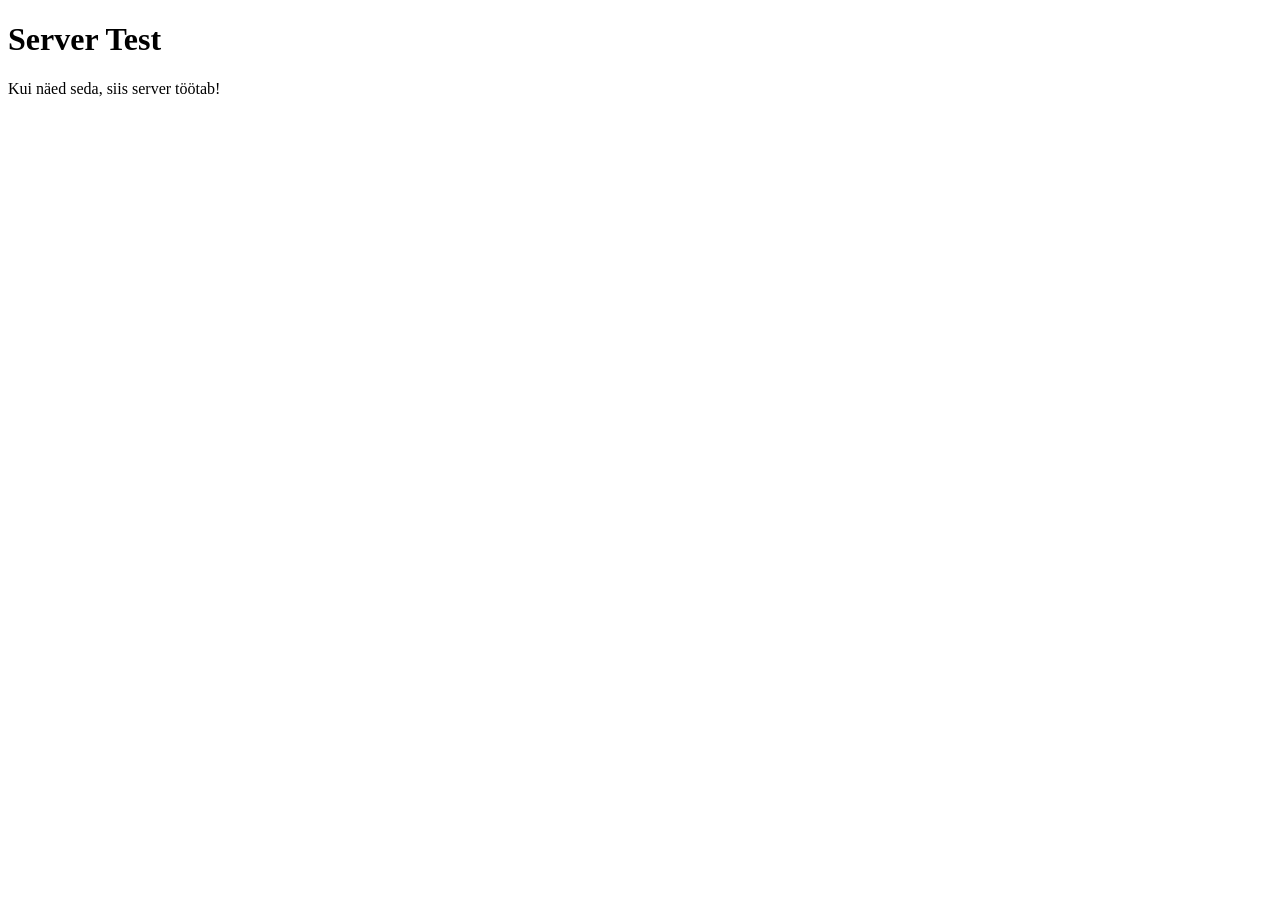
<file: test-server.html>
<!DOCTYPE html>
<html>
<head>
    <title>Test</title>
</head>
<body>
    <h1>Server Test</h1>
    <p>Kui näed seda, siis server töötab!</p>
    <script>
        console.log('JavaScript töötab!');
        alert('Leht laadis!');
    </script>
</body>
</html>
</file>
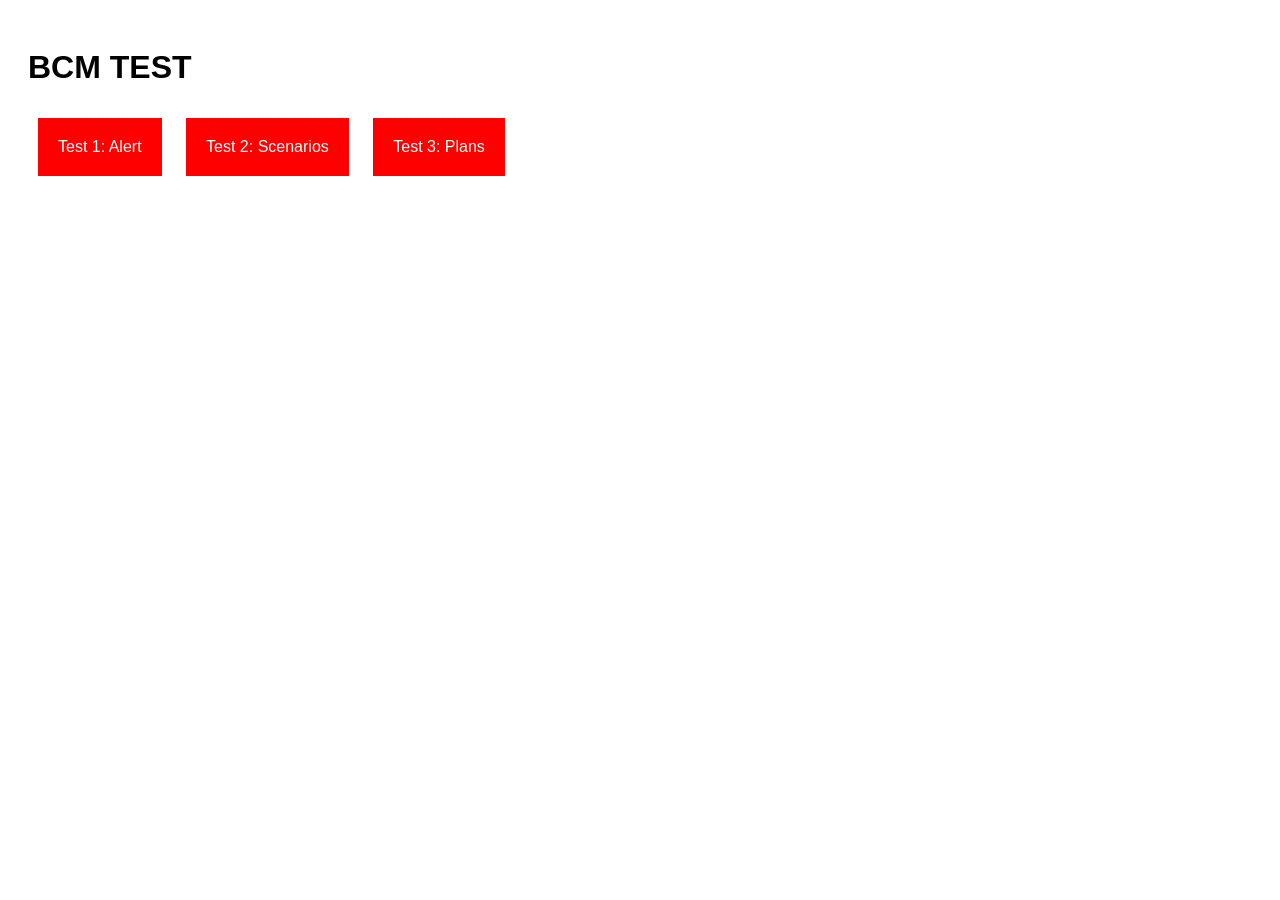
<file: test.html>
<!DOCTYPE html>
<html lang="et">
<head>
    <meta charset="UTF-8">
    <meta name="viewport" content="width=device-width, initial-scale=1.0">
    <title>BCM Test</title>
    <style>
        body { font-family: Arial; padding: 20px; }
        .button { padding: 20px; background: red; color: white; cursor: pointer; margin: 10px; display: inline-block; }
    </style>
</head>
<body>
    <h1>BCM TEST</h1>
    <div class="button" onclick="test1()">Test 1: Alert</div>
    <div class="button" onclick="test2()">Test 2: Scenarios</div>
    <div class="button" onclick="test3()">Test 3: Plans</div>
    <div id="output"></div>

    <script src="crisis-data.js"></script>
    <script>
        function test1() {
            alert('Test 1 töötab!');
        }

        function test2() {
            if (typeof scenarios !== 'undefined') {
                document.getElementById('output').innerHTML = 'Scenarios loaded: ' + scenarios.length;
            } else {
                document.getElementById('output').innerHTML = 'ERROR: scenarios not defined!';
            }
        }

        function test3() {
            if (typeof plans !== 'undefined') {
                document.getElementById('output').innerHTML = 'Plans loaded: ' + plans.length;
            } else {
                document.getElementById('output').innerHTML = 'ERROR: plans not defined!';
            }
        }

        console.log('Test page loaded');
        console.log('Scenarios:', typeof scenarios);
        console.log('Plans:', typeof plans);
    </script>
</body>
</html>
</file>
<file: src/styles/main.css>
* {
    margin: 0;
    padding: 0;
    box-sizing: border-box;
}

body {
    font-family: -apple-system, BlinkMacSystemFont, 'Segoe UI', 'Roboto', 'Oxygen', 'Ubuntu', 'Cantarell', sans-serif;
    background: #f5f5f7;
    color: #1d1d1f;
    line-height: 1.6;
}

/* Home Button in Top Bar */
.home-btn-fixed {
    background: white;
    border: 2px solid #e0e0e0;
    color: #1976d2;
    cursor: pointer;
    padding: 0.5rem;
    border-radius: 8px;
    display: none;
    transition: all 0.2s ease;
    box-shadow: 0 2px 8px rgba(0, 0, 0, 0.1);
}

.home-btn-fixed svg {
    width: 1.5rem;
    height: 1.5rem;
}

.home-btn-fixed:hover {
    background: #f5f5f7;
    color: #1565c0;
    border-color: #1976d2;
    transform: scale(1.05);
}

/* Mobiil */
@media (max-width: 640px) {
    .home-btn-fixed svg {
        width: 1.25rem;
        height: 1.25rem;
    }
}

/* Crisis Banner */
.crisis-banner {
    background: linear-gradient(135deg, #d32f2f 0%, #c62828 100%);
    color: white;
    padding: 32px 20px;
    text-align: center;
    box-shadow: 0 4px 12px rgba(211, 47, 47, 0.3);
}

.crisis-content {
    display: flex;
    align-items: center;
    justify-content: center;
    gap: 16px;
    margin-bottom: 8px;
}

.crisis-icon {
    width: 32px;
    height: 32px;
}

.crisis-banner h1 {
    font-size: 28px;
    font-weight: 600;
}

.crisis-subtitle {
    font-size: 16px;
    opacity: 0.95;
    font-weight: 400;
}

/* Container */
.container {
    max-width: 1400px;
    margin: 0 auto;
    padding: 40px 20px;
}

/* Page Navigation */
.page {
    display: none;
    animation: fadeIn 0.3s ease-in;
}

.page.active {
    display: block;
}

@keyframes fadeIn {
    from {
        opacity: 0;
        transform: translateY(10px);
    }
    to {
        opacity: 1;
        transform: translateY(0);
    }
}

/* Cards Grid - Home Page */
.cards-grid {
    display: grid;
    grid-template-columns: repeat(auto-fit, minmax(320px, 1fr));
    gap: 24px;
    margin-bottom: 32px;
}

.card {
    background: white;
    border-radius: 16px;
    padding: 40px 32px;
    text-align: center;
    box-shadow: 0 2px 8px rgba(0, 0, 0, 0.08);
    cursor: pointer;
    transition: all 0.3s ease;
    border: 1px solid #e8e8ed;
    position: relative;
}

.card:hover {
    transform: translateY(-4px);
    box-shadow: 0 8px 24px rgba(0, 0, 0, 0.12);
}

.icon-circle {
    width: 80px;
    height: 80px;
    border-radius: 50%;
    display: flex;
    align-items: center;
    justify-content: center;
    margin: 0 auto 24px;
}

.icon-circle svg {
    width: 36px;
    height: 36px;
}

.icon-blue {
    background: #e3f2fd;
    color: #1976d2;
}

.icon-green {
    background: #e8f5e9;
    color: #388e3c;
}

.icon-orange {
    background: #fff3e0;
    color: #f57c00;
}

.card h2 {
    font-size: 22px;
    font-weight: 600;
    margin-bottom: 12px;
    color: #1d1d1f;
}

.card p {
    font-size: 16px;
    color: #6e6e73;
    line-height: 1.5;
}

/* System Status */
.system-status {
    background: white;
    border-radius: 16px;
    padding: 24px 32px;
    display: flex;
    align-items: center;
    gap: 20px;
    box-shadow: 0 2px 8px rgba(0, 0, 0, 0.08);
    border: 1px solid #e8e8ed;
}

.status-icon {
    width: 32px;
    height: 32px;
    color: #1976d2;
    flex-shrink: 0;
}

.system-status h3 {
    font-size: 18px;
    font-weight: 600;
    margin-bottom: 4px;
}

.system-status p {
    font-size: 15px;
    color: #6e6e73;
}

/* Page Header */
.page-header {
    display: flex;
    align-items: center;
    gap: 1rem;
    padding: 1rem 1.5rem;
    background: white;
    border-bottom: 2px solid #e5e7eb;
    position: sticky;
    top: 0;
    z-index: 100;
    margin-bottom: 32px;
}

.page-header h1 {
    flex: 1;
    margin: 0;
    font-size: 1.5rem;
    color: #1f2937;
    font-weight: 600;
}

.page-header p {
    font-size: 16px;
    opacity: 0.9;
}

/* Back Button */
.back-btn {
    display: flex;
    align-items: center;
    justify-content: center;
    background: white;
    border: 2px solid #e0e0e0;
    color: #1976d2;
    cursor: pointer;
    padding: 0.5rem;
    border-radius: 8px;
    transition: all 0.2s ease;
    flex-shrink: 0;
}

.back-btn svg {
    width: 1.5rem;
    height: 1.5rem;
}

.back-btn:hover {
    background: #f5f5f7;
    color: #1565c0;
    border-color: #1976d2;
    transform: translateX(-2px);
}

/* Crisis mode pages - keep back button consistent */
.crisis-mode-header .back-btn,
.scenario-detail-header .back-btn {
    background: white;
    color: #1976d2;
    border-color: #e0e0e0;
}

.crisis-mode-header .back-btn:hover,
.scenario-detail-header .back-btn:hover {
    background: #f5f5f7;
    color: #1565c0;
    border-color: #1976d2;
}

/* Mobiil */
@media (max-width: 640px) {
    .page-header {
        padding: 0.75rem 1rem;
    }

    .page-header h1 {
        font-size: 1.125rem;
    }

    .back-btn svg {
        width: 1.25rem;
        height: 1.25rem;
    }
}

.header-status {
    margin-left: auto;
    display: flex;
    gap: 8px;
}

.status-dot {
    width: 12px;
    height: 12px;
    border-radius: 50%;
}

.status-active {
    background: #4caf50;
}

.status-inactive {
    background: rgba(255, 255, 255, 0.3);
}

/* Section */
.section {
    margin-bottom: 40px;
}

.section h2 {
    font-size: 22px;
    font-weight: 600;
    margin-bottom: 8px;
}

.section-description {
    font-size: 16px;
    color: #6e6e73;
    margin-bottom: 24px;
}

/* Communication Channels */
.comm-channels {
    display: flex;
    flex-direction: column;
    gap: 16px;
}

.comm-card {
    background: white;
    border-radius: 12px;
    padding: 20px 24px;
    box-shadow: 0 2px 8px rgba(0, 0, 0, 0.08);
    border: 1px solid #e8e8ed;
    transition: all 0.2s;
    cursor: pointer;
}

.comm-card:hover {
    box-shadow: 0 4px 16px rgba(0, 0, 0, 0.12);
}

.comm-header {
    display: flex;
    align-items: center;
    gap: 16px;
    margin-bottom: 16px;
}

.comm-icon {
    width: 48px;
    height: 48px;
    border-radius: 12px;
    display: flex;
    align-items: center;
    justify-content: center;
    flex-shrink: 0;
}

.comm-icon svg {
    width: 24px;
    height: 24px;
    color: white;
}

.icon-purple {
    background: #7b1fa2;
}

.icon-red {
    background: #d32f2f;
}

.icon-blue {
    background: #1976d2;
}

.icon-teal {
    background: #00897b;
}

.comm-header h3 {
    font-size: 18px;
    font-weight: 600;
    margin-bottom: 2px;
}

.comm-header p {
    font-size: 14px;
    color: #6e6e73;
}

.arrow-icon {
    width: 24px;
    height: 24px;
    color: #c7c7cc;
    margin-left: auto;
}

.comm-footer {
    display: flex;
    align-items: center;
    gap: 8px;
    font-size: 14px;
    color: #6e6e73;
}

.comm-footer svg {
    width: 18px;
    height: 18px;
    color: #4caf50;
}

/* Contacts Page */
.contacts-header {
    background: white;
    border-radius: 16px;
    padding: 20px 24px;
    margin-bottom: 24px;
    box-shadow: 0 2px 8px rgba(0, 0, 0, 0.08);
    border: 1px solid #e8e8ed;
}

.group-filters {
    display: flex;
    align-items: center;
    gap: 12px;
    flex-wrap: wrap;
    margin-bottom: 16px;
}

.group-filters svg {
    width: 20px;
    height: 20px;
    color: #6e6e73;
}

.group-filters span {
    font-weight: 500;
    color: #6e6e73;
}

.filter-btn {
    background: #f5f5f7;
    border: 1px solid #e8e8ed;
    padding: 8px 16px;
    border-radius: 20px;
    font-size: 14px;
    font-weight: 500;
    cursor: pointer;
    transition: all 0.2s;
}

.filter-btn:hover {
    background: #e8e8ed;
}

.filter-btn.active {
    background: #0277bd;
    color: white;
    border-color: #0277bd;
}

.add-btn {
    background: white;
    border: 1px solid #e8e8ed;
    padding: 10px 20px;
    border-radius: 8px;
    font-size: 14px;
    font-weight: 500;
    cursor: pointer;
    display: flex;
    align-items: center;
    gap: 8px;
    transition: all 0.2s;
}

.add-btn:hover {
    background: #f5f5f7;
}

.add-btn svg {
    width: 16px;
    height: 16px;
}

.contacts-count {
    font-size: 20px;
    font-weight: 600;
    margin-bottom: 24px;
}

.contacts-grid {
    display: grid;
    grid-template-columns: repeat(auto-fill, minmax(400px, 1fr));
    gap: 20px;
}

.contact-card {
    background: white;
    border-radius: 12px;
    padding: 24px;
    box-shadow: 0 2px 8px rgba(0, 0, 0, 0.08);
    border: 1px solid #e8e8ed;
}

.contact-header {
    display: flex;
    align-items: center;
    gap: 12px;
    margin-bottom: 16px;
}

.contact-name {
    font-size: 18px;
    font-weight: 600;
}

.critical-icon {
    width: 20px;
    height: 20px;
    color: #d32f2f;
}

.contact-role {
    font-size: 14px;
    color: #6e6e73;
    margin-bottom: 12px;
}

.contact-tag {
    display: inline-block;
    background: #e3f2fd;
    color: #0277bd;
    padding: 4px 12px;
    border-radius: 12px;
    font-size: 13px;
    font-weight: 500;
    margin-bottom: 16px;
}

.contact-info {
    display: flex;
    flex-direction: column;
    gap: 8px;
    margin-bottom: 20px;
}

.contact-info-item {
    display: flex;
    align-items: center;
    gap: 10px;
    font-size: 14px;
    color: #1d1d1f;
}

.contact-info-item svg {
    width: 18px;
    height: 18px;
    color: #6e6e73;
}

.contact-actions {
    display: flex;
    gap: 12px;
}

.contact-btn {
    flex: 1;
    background: white;
    border: 1px solid #e8e8ed;
    padding: 10px 16px;
    border-radius: 8px;
    font-size: 14px;
    font-weight: 500;
    cursor: pointer;
    display: flex;
    align-items: center;
    justify-content: center;
    gap: 8px;
    transition: all 0.2s;
}

.contact-btn:hover {
    background: #f5f5f7;
    border-color: #0277bd;
    color: #0277bd;
}

.contact-btn svg {
    width: 16px;
    height: 16px;
}

/* Plans Page */
.plans-grid {
    display: grid;
    grid-template-columns: repeat(auto-fill, minmax(400px, 1fr));
    gap: 20px;
}

.plan-card {
    background: white;
    border-radius: 12px;
    padding: 24px;
    box-shadow: 0 2px 8px rgba(0, 0, 0, 0.08);
    border: 1px solid #e8e8ed;
    transition: all 0.2s;
    cursor: pointer;
}

.plan-card:hover {
    transform: translateY(-2px);
    box-shadow: 0 4px 16px rgba(0, 0, 0, 0.12);
}

.plan-header {
    display: flex;
    justify-content: space-between;
    align-items: flex-start;
    margin-bottom: 16px;
}

.plan-title {
    font-size: 18px;
    font-weight: 600;
    margin-bottom: 16px;
}

.plan-alert {
    width: 24px;
    height: 24px;
    color: #d32f2f;
}

.plan-tag {
    display: inline-flex;
    align-items: center;
    gap: 8px;
    padding: 6px 12px;
    border-radius: 12px;
    font-size: 13px;
    font-weight: 500;
    margin-bottom: 12px;
}

.plan-tag svg {
    width: 16px;
    height: 16px;
}

.tag-it {
    background: #ede7f6;
    color: #7b1fa2;
}

.tag-hse {
    background: #fff3e0;
    color: #f57c00;
}

.tag-comms {
    background: #f3e5f5;
    color: #8e24aa;
}

.tag-ops {
    background: #e1f5fe;
    color: #0277bd;
}

.plan-version {
    text-align: right;
}

.version-number {
    font-size: 14px;
    font-weight: 600;
    margin-bottom: 2px;
}

.version-date {
    font-size: 13px;
    color: #6e6e73;
}

.plan-status {
    display: flex;
    align-items: center;
    gap: 8px;
    font-size: 14px;
    color: #d32f2f;
    font-weight: 500;
}

.plan-status svg {
    width: 18px;
    height: 18px;
}

/* Responsive */
@media (max-width: 768px) {
    .crisis-banner h1 {
        font-size: 22px;
    }

    .cards-grid {
        grid-template-columns: 1fr;
    }

    .contacts-grid,
    .plans-grid {
        grid-template-columns: 1fr;
    }

    .group-filters {
        font-size: 13px;
    }

    .filter-btn {
        font-size: 13px;
        padding: 6px 12px;
    }

    .page-header {
        flex-direction: column;
        align-items: flex-start;
    }

    .header-status {
        margin-left: 0;
    }
}

/* ===== PLANS PAGE STYLES ===== */

.plans-grid {
    display: grid;
    grid-template-columns: repeat(auto-fill, minmax(350px, 1fr));
    gap: 1.5rem;
    padding: 1.5rem;
}

.plan-card {
    background: white;
    border: 1px solid #e5e7eb;
    border-radius: 0.75rem;
    padding: 1.5rem;
    cursor: pointer;
    transition: all 0.2s;
}

.plan-card:hover {
    border-color: #3b82f6;
    box-shadow: 0 4px 6px -1px rgba(0, 0, 0, 0.1);
    transform: translateY(-2px);
}

.plan-header {
    display: flex;
    gap: 1rem;
    margin-bottom: 1rem;
}

.plan-icon {
    font-size: 2rem;
}

.plan-title-section {
    flex: 1;
}

.plan-title {
    margin: 0 0 0.25rem 0;
    font-size: 1.125rem;
    font-weight: 600;
    color: #1f2937;
}

.plan-code {
    margin: 0;
    font-size: 0.875rem;
    color: #6b7280;
}

.plan-description {
    color: #4b5563;
    font-size: 0.875rem;
    line-height: 1.5;
    margin-bottom: 1rem;
}

.plan-metadata-grid {
    display: grid;
    grid-template-columns: repeat(2, 1fr);
    gap: 0.75rem;
    margin-bottom: 1rem;
}

.plan-meta-item {
    display: flex;
    align-items: center;
    gap: 0.5rem;
    font-size: 0.75rem;
    color: #6b7280;
}

.plan-meta-item svg {
    width: 1rem;
    height: 1rem;
}

.plan-tags {
    display: flex;
    flex-wrap: wrap;
    gap: 0.5rem;
    margin-bottom: 1rem;
}

.tag {
    background: #e0f2fe;
    color: #0369a1;
    padding: 0.25rem 0.75rem;
    border-radius: 9999px;
    font-size: 0.75rem;
    font-weight: 500;
}

.plan-annexes-count {
    display: flex;
    align-items: center;
    gap: 0.5rem;
    font-size: 0.875rem;
    color: #6b7280;
    padding-top: 0.75rem;
    border-top: 1px solid #e5e7eb;
}

.plan-annexes-count svg {
    width: 1rem;
    height: 1rem;
}

/* Plan Detail Modal */
.plan-detail-modal {
    position: fixed;
    top: 0;
    left: 0;
    right: 0;
    bottom: 0;
    background: rgba(0, 0, 0, 0.5);
    display: flex;
    align-items: center;
    justify-content: center;
    z-index: 10000;
    padding: 1rem;
}

.plan-detail-content {
    background: white;
    border-radius: 1rem;
    max-width: 800px;
    width: 100%;
    max-height: 90vh;
    overflow-y: auto;
    padding: 2rem;
    position: relative;
}

.plan-detail-close {
    position: absolute;
    top: 1rem;
    right: 1rem;
    background: #f3f4f6;
    border: none;
    width: 2rem;
    height: 2rem;
    border-radius: 50%;
    cursor: pointer;
    font-size: 1.25rem;
    display: flex;
    align-items: center;
    justify-content: center;
    transition: all 0.2s;
}

.plan-detail-close:hover {
    background: #e5e7eb;
}

.plan-detail-code {
    color: #6b7280;
    font-size: 0.875rem;
    margin-bottom: 1.5rem;
}

.plan-detail-section {
    margin-bottom: 1.5rem;
}

.plan-detail-section h3 {
    font-size: 1rem;
    font-weight: 600;
    color: #1f2937;
    margin-bottom: 0.5rem;
}

.plan-detail-section p {
    color: #4b5563;
    line-height: 1.6;
}

.plan-detail-metadata {
    display: grid;
    grid-template-columns: repeat(2, 1fr);
    gap: 1rem;
    padding: 1rem;
    background: #f9fafb;
    border-radius: 0.5rem;
    margin-bottom: 1.5rem;
}

.metadata-item {
    font-size: 0.875rem;
}

.metadata-item strong {
    display: block;
    color: #6b7280;
    margin-bottom: 0.25rem;
}

.plan-annexes-list {
    list-style: none;
    padding: 0;
}

.plan-annexes-list li {
    padding: 0.5rem 0;
    border-bottom: 1px solid #e5e7eb;
}

.plan-annexes-list li:last-child {
    border-bottom: none;
}

.related-scenarios {
    display: flex;
    flex-wrap: wrap;
    gap: 0.5rem;
}

.scenario-tag {
    background: #fef3c7;
    color: #92400e;
    padding: 0.5rem 1rem;
    border-radius: 0.5rem;
    font-size: 0.875rem;
}

.plan-detail-actions {
    display: flex;
    gap: 1rem;
    margin-top: 2rem;
}

.btn-primary {
    flex: 1;
    display: flex;
    align-items: center;
    justify-content: center;
    gap: 0.5rem;
    background: #3b82f6;
    color: white;
    border: none;
    padding: 0.75rem 1.5rem;
    border-radius: 0.5rem;
    cursor: pointer;
    font-weight: 500;
    transition: all 0.2s;
}

.btn-primary:hover {
    background: #2563eb;
}

.btn-primary svg {
    width: 1.25rem;
    height: 1.25rem;
}

.btn-secondary {
    flex: 1;
    background: #f3f4f6;
    color: #374151;
    border: none;
    padding: 0.75rem 1.5rem;
    border-radius: 0.5rem;
    cursor: pointer;
    font-weight: 500;
    transition: all 0.2s;
}

.btn-secondary:hover {
    background: #e5e7eb;
}

.empty-message {
    text-align: center;
    color: #6b7280;
    padding: 3rem;
    font-size: 1.125rem;
}

/* Responsive */
@media (max-width: 768px) {
    .plans-grid {
        grid-template-columns: 1fr;
        padding: 1rem;
    }

    .plan-detail-content {
        padding: 1.5rem;
    }

    .plan-detail-metadata {
        grid-template-columns: 1fr;
    }

    .plan-detail-actions {
        flex-direction: column;
    }
}

/* ========================================================================
   SYSTEM STATUS CARD (Home Page)
   ======================================================================== */

.system-status-card {
    background: white;
    border-radius: 16px;
    padding: 24px 32px;
    box-shadow: 0 2px 8px rgba(0, 0, 0, 0.08);
    border: 2px solid;
    margin-top: 32px;
}

.system-status-header {
    display: flex;
    align-items: center;
    justify-content: space-between;
    gap: 20px;
}

.system-status-main {
    display: flex;
    align-items: center;
    gap: 16px;
    flex: 1;
}

.system-status-info h3 {
    font-size: 18px;
    font-weight: 600;
    margin-bottom: 4px;
    color: #1e293b;
}

.system-status-info p {
    font-size: 15px;
    color: #64748b;
    margin: 0;
}

.status-source {
    font-size: 13px;
    color: #94a3b8;
    font-style: italic;
    display: inline-block;
    margin-top: 4px;
}

.btn-link {
    background: transparent;
    border: 2px solid #1976d2;
    color: #1976d2;
    padding: 8px 16px;
    border-radius: 8px;
    font-size: 14px;
    font-weight: 600;
    cursor: pointer;
    transition: all 0.2s;
}

.btn-link:hover {
    background: #1976d2;
    color: white;
}

.status-link {
    color: #1976d2;
    font-size: 14px;
    font-weight: 600;
    text-decoration: none;
    transition: color 0.2s;
}

.status-link:hover {
    color: #1565c0;
    text-decoration: underline;
}

/* Filter Bar */
.filter-bar {
    display: flex;
    gap: 12px;
    flex-wrap: wrap;
    margin-bottom: 24px;
    padding: 16px;
    background: white;
    border-radius: 12px;
    box-shadow: 0 2px 4px rgba(0, 0, 0, 0.05);
}

/* ===== INCIDENTS & LOGS STYLES ===== */

/* Cards grid - 4 columns */
.cards-grid-4 {
    grid-template-columns: repeat(auto-fit, minmax(250px, 1fr));
}

/* Card badge for active incidents count */
.card-badge {
    position: absolute;
    top: 1rem;
    right: 1rem;
    background: #dc2626;
    color: white;
    padding: 0.25rem 0.75rem;
    border-radius: 9999px;
    font-size: 0.75rem;
    font-weight: 600;
}

/* ===== INCIDENTS LIST PAGE ===== */

.incident-filters {
    display: flex;
    gap: 0.75rem;
    padding: 1rem 1.5rem;
    background: white;
    border-bottom: 1px solid #e5e7eb;
    overflow-x: auto;
}

.filter-btn {
    display: flex;
    align-items: center;
    gap: 0.5rem;
    padding: 0.5rem 1rem;
    background: #f3f4f6;
    border: 1px solid #d1d5db;
    border-radius: 0.5rem;
    color: #374151;
    cursor: pointer;
    font-size: 0.875rem;
    font-weight: 500;
    transition: all 0.2s;
    white-space: nowrap;
}

.filter-btn:hover {
    background: #e5e7eb;
}

.filter-btn.active {
    background: #3b82f6;
    color: white;
    border-color: #3b82f6;
}

.filter-btn .count {
    background: rgba(0, 0, 0, 0.1);
    padding: 0.125rem 0.5rem;
    border-radius: 9999px;
    font-size: 0.75rem;
}

.filter-btn.active .count {
    background: rgba(255, 255, 255, 0.2);
}

.incidents-toolbar {
    display: flex;
    justify-content: space-between;
    align-items: center;
    padding: 1rem 1.5rem;
    background: white;
    border-bottom: 1px solid #e5e7eb;
}

.sort-controls {
    display: flex;
    align-items: center;
    gap: 0.5rem;
}

.sort-controls label {
    font-size: 0.875rem;
    color: #6b7280;
}

.sort-controls select {
    padding: 0.5rem;
    border: 1px solid #d1d5db;
    border-radius: 0.375rem;
    font-size: 0.875rem;
}

.incidents-list {
    padding: 1.5rem;
    display: grid;
    gap: 1rem;
}

.incident-card {
    background: white;
    border: 1px solid #e5e7eb;
    border-radius: 0.75rem;
    padding: 1.5rem;
    cursor: pointer;
    transition: all 0.2s;
}

.incident-card:hover {
    border-color: #3b82f6;
    box-shadow: 0 4px 6px -1px rgba(0, 0, 0, 0.1);
    transform: translateY(-2px);
}

.incident-header {
    display: flex;
    align-items: flex-start;
    gap: 1rem;
    margin-bottom: 1rem;
}

.incident-icon {
    font-size: 2rem;
    line-height: 1;
}

.incident-title {
    flex: 1;
}

.incident-title h3 {
    margin: 0 0 0.25rem 0;
    font-size: 1.125rem;
    font-weight: 600;
    color: #1f2937;
}

.incident-id {
    margin: 0;
    font-size: 0.75rem;
    color: #6b7280;
    font-family: monospace;
}

.incident-status {
    display: flex;
    align-items: center;
    gap: 0.5rem;
    padding: 0.375rem 0.75rem;
    border-radius: 0.375rem;
    font-size: 0.75rem;
    font-weight: 600;
    white-space: nowrap;
}

.status-dot {
    width: 0.5rem;
    height: 0.5rem;
    border-radius: 50%;
}

.status-active {
    background: #fecaca;
    color: #991b1b;
}

.status-active .status-dot {
    background: #dc2626;
    animation: pulse 2s cubic-bezier(0.4, 0, 0.6, 1) infinite;
}

.status-contained {
    background: #fed7aa;
    color: #9a3412;
}

.status-contained .status-dot {
    background: #f97316;
}

.status-resolved {
    background: #bfdbfe;
    color: #1e40af;
}

.status-resolved .status-dot {
    background: #3b82f6;
}

.status-closed {
    background: #bbf7d0;
    color: #166534;
}

.status-closed .status-dot {
    background: #22c55e;
}

@keyframes pulse {
    0%, 100% { opacity: 1; }
    50% { opacity: 0.5; }
}

.incident-meta {
    display: flex;
    flex-wrap: wrap;
    gap: 1rem;
    margin-bottom: 1rem;
    padding: 0.75rem;
    background: #f9fafb;
    border-radius: 0.5rem;
}

.meta-item {
    display: flex;
    align-items: center;
    font-size: 0.875rem;
    color: #4b5563;
}

.incident-progress {
    margin-bottom: 1rem;
}

.progress-bar {
    height: 0.5rem;
    background: #e5e7eb;
    border-radius: 9999px;
    overflow: hidden;
    margin-bottom: 0.5rem;
}

.progress-fill {
    height: 100%;
    background: linear-gradient(90deg, #3b82f6 0%, #2563eb 100%);
    transition: width 0.3s ease;
}

.progress-text {
    font-size: 0.75rem;
    color: #6b7280;
}

.incident-summary {
    font-size: 0.875rem;
    color: #4b5563;
    line-height: 1.5;
    margin-bottom: 1rem;
}

.incident-tags {
    display: flex;
    flex-wrap: wrap;
    gap: 0.5rem;
}

.tag {
    padding: 0.25rem 0.75rem;
    border-radius: 9999px;
    font-size: 0.75rem;
    font-weight: 500;
}

.tag-cyber {
    background: #dbeafe;
    color: #1e40af;
}

.tag-physical {
    background: #fef3c7;
    color: #92400e;
}

.tag-nis2 {
    background: #fce7f3;
    color: #9f1239;
}

.tag-certee {
    background: #dcfce7;
    color: #166534;
}

.type-exercise {
    background: #e0e7ff;
    color: #4f46e5;
    border: 2px dashed #4f46e5;
    padding: 0.25rem 0.75rem;
    border-radius: 0.375rem;
    font-size: 0.75rem;
    font-weight: 600;
}

.type-real {
    background: #fecaca;
    color: #991b1b;
    padding: 0.25rem 0.75rem;
    border-radius: 0.375rem;
    font-size: 0.75rem;
    font-weight: 600;
}

/* ===== INCIDENT DETAIL PAGE ===== */

.incident-detail-header {
    flex: 1;
}

.incident-detail-header h1 {
    margin: 0 0 0.5rem 0;
    font-size: 1.5rem;
}

.incident-meta-badges {
    display: flex;
    flex-wrap: wrap;
    gap: 0.5rem;
}

.status-badge, .severity-badge, .type-badge {
    padding: 0.375rem 0.75rem;
    border-radius: 0.375rem;
    font-size: 0.75rem;
    font-weight: 600;
}

.severity-badge {
    color: white;
}

.severity-s0 {
    background: #dc2626;
}

.severity-s1 {
    background: #f97316;
}

.severity-s2 {
    background: #eab308;
    color: #1f2937;
}

.severity-s3 {
    background: #3b82f6;
}

.incident-progress-section {
    padding: 1.5rem;
    background: white;
    border-bottom: 1px solid #e5e7eb;
}

.progress-bar-large {
    height: 1.5rem;
    background: #e5e7eb;
    border-radius: 9999px;
    overflow: hidden;
    margin-bottom: 0.75rem;
}

.progress-bar-large .progress-fill {
    height: 100%;
    background: linear-gradient(90deg, #22c55e 0%, #16a34a 100%);
    transition: width 0.3s ease;
    display: flex;
    align-items: center;
    justify-content: flex-end;
    padding-right: 0.75rem;
    color: white;
    font-size: 0.75rem;
    font-weight: 600;
}

.progress-info {
    display: flex;
    justify-content: space-between;
    font-size: 0.875rem;
    color: #6b7280;
}

.incident-tabs {
    display: flex;
    gap: 0;
    background: white;
    border-bottom: 2px solid #e5e7eb;
    overflow-x: auto;
}

.tab-btn {
    flex: 1;
    min-width: fit-content;
    padding: 1rem 1.5rem;
    background: transparent;
    border: none;
    border-bottom: 3px solid transparent;
    color: #6b7280;
    cursor: pointer;
    font-size: 0.875rem;
    font-weight: 500;
    transition: all 0.2s;
}

.tab-btn:hover {
    background: #f9fafb;
    color: #1f2937;
}

.tab-btn.active {
    color: #3b82f6;
    border-bottom-color: #3b82f6;
    background: #eff6ff;
}

.incident-content {
    padding: 1.5rem;
    min-height: 400px;
}

.incident-actions-bar {
    display: flex;
    gap: 1rem;
    padding: 1.5rem;
    background: white;
    border-top: 1px solid #e5e7eb;
}

.btn-small {
    padding: 0.5rem 1rem;
    font-size: 0.875rem;
}

.empty-message {
    text-align: center;
    padding: 3rem;
    color: #6b7280;
    font-size: 1rem;
}

/* Responsive */
@media (max-width: 768px) {
    .cards-grid-4 {
        grid-template-columns: 1fr;
    }

    .incident-filters {
        padding: 0.75rem;
    }

    .incidents-toolbar {
        flex-direction: column;
        gap: 1rem;
        align-items: stretch;
    }

    .incident-tabs {
        flex-wrap: nowrap;
    }

    .tab-btn {
        font-size: 0.75rem;
        padding: 0.75rem 1rem;
    }
}

/* ===== ADDITIONAL INCIDENT DETAIL STYLES ===== */

.incident-overview-grid {
    display: grid;
    grid-template-columns: repeat(auto-fit, minmax(300px, 1fr));
    gap: 1.5rem;
}

.overview-section {
    background: #f9fafb;
    padding: 1.5rem;
    border-radius: 0.75rem;
    border: 1px solid #e5e7eb;
}

.overview-section h3 {
    margin: 0 0 1rem 0;
    font-size: 1rem;
    font-weight: 600;
    color: #1f2937;
}

.overview-item {
    display: flex;
    justify-content: space-between;
    padding: 0.75rem 0;
    border-bottom: 1px solid #e5e7eb;
}

.overview-item:last-child {
    border-bottom: none;
}

.overview-label {
    font-weight: 500;
    color: #6b7280;
    font-size: 0.875rem;
}

.overview-value {
    color: #1f2937;
    font-size: 0.875rem;
    text-align: right;
}

/* Timeline */
.timeline-list {
    display: flex;
    flex-direction: column;
    gap: 1rem;
}

.timeline-item {
    display: flex;
    gap: 1rem;
    padding: 1rem;
    background: #f9fafb;
    border-left: 3px solid #3b82f6;
    border-radius: 0.5rem;
}

.timeline-time {
    font-size: 0.75rem;
    color: #6b7280;
    white-space: nowrap;
    font-family: monospace;
}

.timeline-content {
    flex: 1;
}

.timeline-user {
    font-weight: 600;
    color: #1f2937;
    font-size: 0.875rem;
    margin-bottom: 0.25rem;
}

.timeline-action {
    color: #4b5563;
    font-size: 0.875rem;
    margin-bottom: 0.25rem;
}

.timeline-category {
    display: inline-block;
    padding: 0.125rem 0.5rem;
    background: #dbeafe;
    color: #1e40af;
    border-radius: 0.25rem;
    font-size: 0.75rem;
    font-weight: 500;
}

/* Checklist */
.checklist-section {
    margin-bottom: 2rem;
    background: #f9fafb;
    padding: 1.5rem;
    border-radius: 0.75rem;
}

.checklist-section h3 {
    margin: 0 0 1rem 0;
    font-size: 1rem;
    font-weight: 600;
    color: #1f2937;
}

.checklist-progress {
    display: flex;
    align-items: center;
    gap: 1rem;
}

.checklist-progress .progress-bar {
    flex: 1;
}

.checklist-progress span {
    font-size: 0.875rem;
    color: #6b7280;
    white-space: nowrap;
}

/* Notifications */
.notifications-grid {
    display: grid;
    gap: 1rem;
}

.notification-item {
    padding: 1.5rem;
    background: #f9fafb;
    border-radius: 0.75rem;
    border-left: 4px solid #d1d5db;
}

.notification-item.notified {
    border-left-color: #22c55e;
    background: #f0fdf4;
}

.notification-item.pending {
    border-left-color: #eab308;
    background: #fefce8;
}

.notification-header {
    display: flex;
    justify-content: space-between;
    align-items: center;
    margin-bottom: 0.75rem;
}

.notification-title {
    font-weight: 600;
    color: #1f2937;
    font-size: 0.875rem;
}

.notification-status {
    padding: 0.25rem 0.75rem;
    border-radius: 9999px;
    font-size: 0.75rem;
    font-weight: 600;
}

.notification-status.notified {
    background: #dcfce7;
    color: #166534;
}

.notification-status.pending {
    background: #fef3c7;
    color: #92400e;
}

.notification-details {
    font-size: 0.875rem;
    color: #6b7280;
    line-height: 1.6;
}

/* Responsive */
@media (max-width: 768px) {
    .incident-overview-grid {
        grid-template-columns: 1fr;
    }
}

/* ===== FAAS2 UI FINALIZE: Status indicators and icon colors ===== */

/* Status Pill (normal state) */
.status-pill {
    display: inline-block;
    padding: 8px 14px;
    border-radius: 999px;
    font-size: 14px;
    margin-bottom: 16px;
}

.status-ok {
    background: #e6f7ee;
    color: #047857;
    border: 1px solid #86efac;
}

/* Incident Context (active incident state) */
.incident-context {
    background: #b91c1c;
    color: #ffffff;
    padding: 14px 18px;
    border-radius: 12px;
    margin-bottom: 20px;
    font-weight: 600;
    font-size: 15px;
}

/* Icon color variations for cards */
.icon-neutral {
    background: #e5e7eb;
    color: #374151;
}

.icon-amber {
    background: #fef3c7;
    color: #d97706;
}

/* Optional emphasis for the "AVA INTSIDENT" action card */
.card.card-action h2 { letter-spacing: 0.2px; }

/* ===== FAAS2 RESTORE: Home Status Box (BIG) ===== */
.home-status{
    border-radius: 16px;
    padding: 18px 22px;
    margin: 18px 0 14px;
    width: 100%;
    color: #fff;
    font-weight: 700;
}

.home-status.is-normal{ background:#16a34a; } /* roheline */
.home-status.is-active{ background:#b91c1c; } /* punane */

.home-status-title{
    font-size: 24px;
    line-height: 1.2;
    letter-spacing: .2px;
}

.home-status-sub{
    margin-top: 6px;
    font-size: 14px;
    font-weight: 600;
    opacity: .95;
}

/* Active incident list under status */
.home-active-list{
    width: min(1100px, 92%);
    margin: 0 auto 16px;
}

.home-active-ul{
    margin: 0;
    padding: 0 0 0 18px;
    color: #374151;
    font-weight: 600;
}

.home-active-ul li{
    margin: 6px 0;
}

/* Badge for Logid & Intsidendid card */
.badge{
    position:absolute;
    top:14px;
    right:14px;
    min-width:22px;
    height:22px;
    border-radius:999px;
    background:#b91c1c;
    color:#fff;
    display:flex;
    align-items:center;
    justify-content:center;
    font-size:12px;
    font-weight:700;
    padding:0 6px;
}
.card{ position:relative; }

/* ================================================
   HOME STATUS BOX - AKTIIVSETE INTSIDENTIDE LOETELU KASTI SEES
   ================================================ */
.home-status.is-active .home-active-ul {
    margin-top: 16px;
    padding-top: 16px;
    border-top: 1px solid rgba(255, 255, 255, 0.3);
    list-style: none;
    padding-left: 0;
}

.home-status.is-active .home-active-ul li {
    color: white;
    font-size: 15px;
    font-weight: 500;
    padding: 6px 0;
    padding-left: 20px;
    position: relative;
}

.home-status.is-active .home-active-ul li::before {
    content: "•";
    position: absolute;
    left: 0;
    color: rgba(255, 255, 255, 0.8);
}

/* ================================================
   SCENARIO SAVE BUTTON
   ================================================ */
.scenario-save-section {
    display: flex;
    align-items: center;
    justify-content: center;
    gap: 16px;
    padding: 24px;
    margin-top: 24px;
    background: #f8fafc;
    border-radius: 12px;
    border: 1px solid #e2e8f0;
}

.btn-save-scenario {
    display: flex;
    align-items: center;
    gap: 8px;
    padding: 14px 32px;
    background: #22c55e;
    color: white;
    border: none;
    border-radius: 10px;
    font-size: 16px;
    font-weight: 700;
    cursor: pointer;
    transition: all 0.2s;
    box-shadow: 0 2px 4px rgba(34, 197, 94, 0.3);
}

.btn-save-scenario:hover {
    background: #16a34a;
    transform: translateY(-1px);
    box-shadow: 0 4px 8px rgba(34, 197, 94, 0.4);
}

.btn-save-scenario:active {
    transform: translateY(0);
}

.btn-save-scenario:disabled {
    background: #9ca3af;
    cursor: not-allowed;
    box-shadow: none;
}

.save-status {
    font-size: 14px;
    font-weight: 600;
    color: #22c55e;
    opacity: 0;
    transition: opacity 0.3s;
}

.save-status.show {
    opacity: 1;
}

/* Preview mode - hide save button */
.scenario-content.preview-mode .scenario-save-section {
    display: none;
}

/* ================================================
   INCIDENT DETAIL - EDITABLE FORM FIELDS
   ================================================ */

/* Make overview-item flexible for form layouts */
.overview-item {
    display: flex;
    flex-direction: column;
    gap: 0.5rem;
    padding: 0.75rem 0;
    border-bottom: 1px solid #e5e7eb;
}

.overview-item:last-child {
    border-bottom: none;
}

/* Form inputs */
.overview-input {
    width: 100%;
    padding: 0.5rem 0.75rem;
    border: 1px solid #d1d5db;
    border-radius: 0.5rem;
    font-size: 0.875rem;
    color: #1f2937;
    background: white;
    transition: all 0.2s;
}

.overview-input:focus {
    outline: none;
    border-color: #3b82f6;
    box-shadow: 0 0 0 3px rgba(59, 130, 246, 0.1);
}

.overview-input:disabled {
    background: #f3f4f6;
    color: #6b7280;
    cursor: not-allowed;
}

/* Textareas */
.overview-textarea {
    width: 100%;
    padding: 0.5rem 0.75rem;
    border: 1px solid #d1d5db;
    border-radius: 0.5rem;
    font-size: 0.875rem;
    color: #1f2937;
    background: white;
    min-height: 80px;
    resize: vertical;
    font-family: inherit;
    transition: all 0.2s;
}

.overview-textarea:focus {
    outline: none;
    border-color: #3b82f6;
    box-shadow: 0 0 0 3px rgba(59, 130, 246, 0.1);
}

.overview-textarea:disabled {
    background: #f3f4f6;
    color: #6b7280;
    cursor: not-allowed;
}

.overview-textarea-large {
    min-height: 120px;
}

/* Checkbox labels */
.overview-label input[type="checkbox"] {
    margin-right: 0.5rem;
    width: 16px;
    height: 16px;
    cursor: pointer;
}

.overview-label input[type="checkbox"]:disabled {
    cursor: not-allowed;
    opacity: 0.5;
}

/* Actions section */
.overview-actions {
    display: flex;
    justify-content: center;
    padding: 1.5rem 0;
    margin-top: 1rem;
    border-top: 2px solid #e5e7eb;
}

/* Warning/info messages */
.preview-warning,
.closed-info {
    padding: 1rem 1.5rem;
    margin-top: 1rem;
    border-radius: 0.75rem;
    font-size: 0.875rem;
    font-weight: 600;
    text-align: center;
}

.preview-warning {
    background: #fef3c7;
    color: #92400e;
    border: 1px solid #fde68a;
}

.closed-info {
    background: #f3f4f6;
    color: #6b7280;
    border: 1px solid #d1d5db;
}
</file>
<file: src/styles/crisis.css>
/* Crisis Mode Styles */

/* Clickable Crisis Banner */
.crisis-banner.clickable {
    cursor: pointer;
    transition: all 0.3s ease;
}

.crisis-banner.clickable:hover {
    transform: scale(1.01);
    box-shadow: 0 8px 24px rgba(211, 47, 47, 0.4);
}

/* Crisis Mode Header - FAAS2: Neutral styling (not red) */
.crisis-mode-header {
    display: flex;
    align-items: center;
    gap: 1rem;
    padding: 1rem 1.5rem;
    background: white;
    border-bottom: 2px solid #e5e7eb;
    position: sticky;
    top: 0;
    z-index: 100;
    margin-bottom: 32px;
}

.crisis-mode-header h1 {
    font-size: 1.5rem;
    font-weight: 600;
    margin-bottom: 0.25rem;
    color: #1f2937;
    letter-spacing: normal;
}

.crisis-mode-header p {
    font-size: 0.95rem;
    color: #6b7280;
    margin: 0.25rem 0 0;
    opacity: 1;
}

/* Page subtitle styling */
.page-subtitle {
    margin: 0.25rem 0 0;
    color: #6b7280;
    font-size: 0.95rem;
}

.log-btn, .export-btn {
    margin-left: auto;
    background: rgba(255, 255, 255, 0.2);
    border: 1px solid rgba(255, 255, 255, 0.3);
    color: white;
    padding: 10px 20px;
    border-radius: 8px;
    display: flex;
    align-items: center;
    gap: 8px;
    cursor: pointer;
    transition: all 0.2s;
    font-size: 14px;
    font-weight: 500;
}

.log-btn:hover, .export-btn:hover {
    background: rgba(255, 255, 255, 0.3);
}

.log-btn svg, .export-btn svg {
    width: 18px;
    height: 18px;
}

/* Scenarios Grid */
.scenarios-grid {
    display: grid;
    grid-template-columns: repeat(auto-fill, minmax(200px, 1fr));
    gap: 16px;
}

.scenario-card {
    background: white;
    border-radius: 12px;
    padding: 20px 16px;
    text-align: center;
    cursor: pointer;
    transition: all 0.3s ease;
    border: 2px solid transparent;
    box-shadow: 0 2px 8px rgba(0, 0, 0, 0.08);
}

.scenario-card:hover {
    transform: translateY(-4px);
    box-shadow: 0 8px 24px rgba(0, 0, 0, 0.15);
}

.scenario-card.priority-critical {
    border-color: #d32f2f;
}

.scenario-card.priority-high {
    border-color: #f57c00;
}

.scenario-card.priority-medium {
    border-color: #fbc02d;
}

.scenario-icon {
    font-size: 48px;
    margin-bottom: 12px;
}

.scenario-card h3 {
    font-size: 16px;
    font-weight: 600;
    margin: 0;
    color: #1d1d1f;
    line-height: 1.3;
}

/* Scenario Detail Header */
.scenario-detail-header {
    display: flex;
    align-items: center;
    gap: 20px;
    margin-bottom: 32px;
    background: linear-gradient(135deg, #1976d2 0%, #1565c0 100%);
    color: white;
    padding: 24px 32px;
    border-radius: 16px;
    box-shadow: 0 4px 12px rgba(25, 118, 210, 0.3);
}

.scenario-detail-header h1 {
    font-size: 28px;
    font-weight: 600;
    margin-bottom: 4px;
}

.scenario-detail-header p {
    font-size: 16px;
    opacity: 0.95;
}

/* Scenario Content - 4 Blocks */
.scenario-content {
    display: grid;
    grid-template-columns: repeat(auto-fit, minmax(400px, 1fr));
    gap: 24px;
}

.scenario-block {
    background: white;
    border-radius: 12px;
    padding: 24px;
    box-shadow: 0 2px 8px rgba(0, 0, 0, 0.08);
    border: 1px solid #e8e8ed;
}

.block-title {
    display: flex;
    align-items: center;
    gap: 12px;
    font-size: 20px;
    font-weight: 600;
    margin-bottom: 20px;
    color: #1d1d1f;
    padding-bottom: 12px;
    border-bottom: 2px solid #f5f5f7;
}

.block-title svg {
    width: 24px;
    height: 24px;
    color: #0277bd;
}

/* Checklist */
.checklist {
    display: flex;
    flex-direction: column;
    gap: 12px;
}

.checklist-item {
    background: #f5f5f7;
    border-radius: 8px;
    padding: 16px;
    display: flex;
    align-items: flex-start;
    gap: 12px;
    transition: all 0.2s;
    border: 2px solid transparent;
}

.checklist-item:hover {
    background: #e8e8ed;
}

.checklist-item.checked {
    background: #e8f5e9;
    border-color: #4caf50;
}

.checklist-item input[type="checkbox"] {
    width: 20px;
    height: 20px;
    cursor: pointer;
    flex-shrink: 0;
    margin-top: 2px;
}

.checklist-item label {
    flex: 1;
    cursor: pointer;
    display: flex;
    align-items: flex-start;
    gap: 12px;
}

.action-number {
    background: #0277bd;
    color: white;
    width: 28px;
    height: 28px;
    border-radius: 50%;
    display: flex;
    align-items: center;
    justify-content: center;
    font-size: 14px;
    font-weight: 600;
    flex-shrink: 0;
}

.action-content {
    flex: 1;
}

.action-content strong {
    display: block;
    margin-bottom: 4px;
    color: #1d1d1f;
}

.action-content p {
    font-size: 14px;
    color: #6e6e73;
    line-height: 1.5;
}

.phone-number {
    display: inline-block;
    background: #e3f2fd;
    color: #0277bd;
    padding: 2px 8px;
    border-radius: 4px;
    font-size: 13px;
    margin-left: 8px;
    font-family: monospace;
}

.quick-call-btn {
    background: #4caf50;
    border: none;
    color: white;
    padding: 8px 16px;
    border-radius: 6px;
    display: flex;
    align-items: center;
    gap: 6px;
    cursor: pointer;
    font-size: 13px;
    font-weight: 500;
    transition: all 0.2s;
    margin-left: auto;
}

.quick-call-btn:hover {
    background: #45a049;
}

.quick-call-btn svg {
    width: 16px;
    height: 16px;
}

/* Communication Buttons */
.comm-buttons-grid {
    display: flex;
    flex-direction: column;
    gap: 12px;
}

.comm-btn {
    background: white;
    border: 2px solid #e8e8ed;
    border-radius: 8px;
    padding: 16px;
    display: flex;
    align-items: center;
    gap: 16px;
    cursor: pointer;
    transition: all 0.2s;
    text-align: left;
}

.comm-btn:hover {
    border-color: #0277bd;
    background: #f5f9fc;
}

.comm-btn-icon {
    width: 48px;
    height: 48px;
    border-radius: 8px;
    display: flex;
    align-items: center;
    justify-content: center;
    flex-shrink: 0;
}

.comm-btn-icon svg {
    width: 24px;
    height: 24px;
    color: white;
}

.comm-btn.comm-sms .comm-btn-icon {
    background: #7b1fa2;
}

.comm-btn.comm-call .comm-btn-icon {
    background: #4caf50;
}

.comm-btn.comm-email .comm-btn-icon {
    background: #1976d2;
}

.comm-btn-content {
    flex: 1;
}

.comm-btn-content strong {
    display: block;
    font-size: 16px;
    margin-bottom: 2px;
    color: #1d1d1f;
}

.comm-btn-content span {
    font-size: 13px;
    color: #6e6e73;
}

/* Scenario Contacts */
.scenario-contacts-grid {
    display: flex;
    flex-direction: column;
    gap: 12px;
}

.contact-quick-card {
    background: #f5f5f7;
    border-radius: 8px;
    padding: 16px;
    display: flex;
    align-items: center;
    justify-content: space-between;
    gap: 16px;
}

.contact-quick-info strong {
    display: block;
    font-size: 15px;
    margin-bottom: 2px;
    color: #1d1d1f;
}

.contact-quick-info span {
    font-size: 13px;
    color: #6e6e73;
}

.contact-quick-actions {
    display: flex;
    align-items: center;
    gap: 12px;
}

.contact-quick-btn {
    background: #4caf50;
    border: none;
    width: 40px;
    height: 40px;
    border-radius: 50%;
    display: flex;
    align-items: center;
    justify-content: center;
    cursor: pointer;
    transition: all 0.2s;
}

.contact-quick-btn:hover {
    background: #45a049;
}

.contact-quick-btn svg {
    width: 20px;
    height: 20px;
    color: white;
}

.contact-phone {
    font-size: 14px;
    color: #6e6e73;
    font-family: monospace;
}

/* Incident Log */
.log-timeline {
    background: white;
    border-radius: 12px;
    padding: 24px;
    box-shadow: 0 2px 8px rgba(0, 0, 0, 0.08);
    border: 1px solid #e8e8ed;
}

.log-entry {
    display: flex;
    gap: 16px;
    padding: 16px;
    border-radius: 8px;
    margin-bottom: 12px;
    background: #f5f5f7;
}

.log-entry.log-action {
    background: #e8f5e9;
    border-left: 4px solid #4caf50;
}

.log-entry.log-communication {
    background: #e3f2fd;
    border-left: 4px solid #1976d2;
}

.log-entry.log-info {
    background: #f5f5f7;
    border-left: 4px solid #9e9e9e;
}

.log-time {
    font-size: 13px;
    font-weight: 600;
    color: #6e6e73;
    font-family: monospace;
    min-width: 80px;
}

.log-content {
    flex: 1;
}

.log-type {
    margin-right: 8px;
}

.log-content p {
    font-size: 14px;
    color: #1d1d1f;
    margin-bottom: 4px;
}

.log-user {
    font-size: 12px;
    color: #9e9e9e;
}

.empty-log {
    text-align: center;
    color: #9e9e9e;
    padding: 40px;
    font-size: 16px;
}

/* Responsive */
@media (max-width: 768px) {
    .scenario-content {
        grid-template-columns: 1fr;
    }

    .scenarios-grid {
        grid-template-columns: 1fr;
    }

    .crisis-mode-header,
    .scenario-detail-header {
        flex-direction: column;
        align-items: flex-start;
    }

    .log-btn, .export-btn {
        margin-left: 0;
        width: 100%;
    }
}

/* ====== WAR ROOM STYLES ====== */

.war-room-header {
    display: flex;
    align-items: center;
    gap: 20px;
    margin-bottom: 32px;
    background: linear-gradient(135deg, #dc2626 0%, #b91c1c 100%);
    color: white;
    padding: 24px 32px;
    border-radius: 16px;
    box-shadow: 0 4px 12px rgba(220, 38, 38, 0.3);
}

.war-room-header h1 {
    font-size: 28px;
    font-weight: 700;
    margin-bottom: 0;
}

.war-room-header .back-btn {
    color: rgba(255, 255, 255, 0.9);
}

.war-room-header .back-btn:hover {
    color: white;
}

.war-room-container {
    max-width: 1200px;
    margin: 0 auto;
    padding: 2rem;
}

.war-room-section {
    background: white;
    border-radius: 12px;
    padding: 1.5rem;
    margin-bottom: 1.5rem;
    box-shadow: 0 2px 8px rgba(0,0,0,0.1);
}

.war-room-section h2 {
    color: #dc2626;
    margin-bottom: 1rem;
    font-size: 1.25rem;
}

.form-group {
    margin-bottom: 1rem;
}

.form-group label {
    display: block;
    font-weight: 600;
    margin-bottom: 0.5rem;
    color: #374151;
}

.form-group input,
.form-group select,
.form-group textarea {
    width: 100%;
    padding: 0.75rem;
    border: 1px solid #d1d5db;
    border-radius: 8px;
    font-size: 1rem;
}

.form-group textarea {
    resize: vertical;
}

.classification-grid {
    display: grid;
    grid-template-columns: repeat(auto-fit, minmax(250px, 1fr));
    gap: 1rem;
    margin-top: 1rem;
}

.classification-card {
    border: 2px solid #e5e7eb;
    border-radius: 12px;
    padding: 1.5rem;
    cursor: pointer;
    transition: all 0.2s;
    background: white;
}

.classification-card:hover {
    transform: translateY(-2px);
    box-shadow: 0 4px 12px rgba(0,0,0,0.15);
}

.classification-card.selected {
    border-color: #dc2626;
    background: #fef2f2;
}

.classification-card.critical {
    border-left: 4px solid #dc2626;
}

.classification-card.high {
    border-left: 4px solid #ea580c;
}

.classification-card.medium {
    border-left: 4px solid #f59e0b;
}

.classification-card.low {
    border-left: 4px solid #10b981;
}

.classification-badge {
    display: inline-block;
    padding: 0.25rem 0.75rem;
    border-radius: 6px;
    font-weight: bold;
    font-size: 0.875rem;
    margin-bottom: 0.5rem;
}

.classification-badge.critical {
    background: #dc2626;
    color: white;
}

.classification-badge.high {
    background: #ea580c;
    color: white;
}

.classification-badge.medium {
    background: #f59e0b;
    color: white;
}

.classification-badge.low {
    background: #10b981;
    color: white;
}

.classification-card h3 {
    font-size: 1.125rem;
    margin-bottom: 0.5rem;
    color: #111827;
}

.classification-card p {
    font-size: 0.875rem;
    color: #6b7280;
    margin-bottom: 1rem;
}

.classification-meta {
    display: flex;
    flex-direction: column;
    gap: 0.25rem;
    font-size: 0.75rem;
    color: #6b7280;
}

.selected-classification {
    margin-top: 1rem;
    padding: 1rem;
    background: #fef2f2;
    border-left: 4px solid #dc2626;
    border-radius: 8px;
}

.cert-contacts {
    background: #f3f4f6;
    padding: 1rem;
    border-radius: 8px;
    margin: 1rem 0;
}

.cert-contacts > div {
    padding: 0.5rem 0;
    font-size: 0.95rem;
}

.war-room-actions {
    display: flex;
    gap: 1rem;
    flex-wrap: wrap;
    margin-top: 2rem;
}

.btn-primary {
    background: #2563eb;
    color: white;
    padding: 0.75rem 1.5rem;
    border: none;
    border-radius: 8px;
    cursor: pointer;
    font-weight: 600;
    transition: background 0.2s;
}

.btn-primary:hover {
    background: #1d4ed8;
}

.btn-secondary {
    background: #6b7280;
    color: white;
    padding: 0.75rem 1.5rem;
    border: none;
    border-radius: 8px;
    cursor: pointer;
    font-weight: 600;
    transition: background 0.2s;
}

.btn-secondary:hover {
    background: #4b5563;
}

.btn-critical {
    background: #dc2626;
    color: white;
    padding: 1rem 2rem;
    border: none;
    border-radius: 8px;
    cursor: pointer;
    font-weight: 700;
    font-size: 1.125rem;
    transition: all 0.2s;
}

.btn-critical:hover {
    background: #b91c1c;
    transform: scale(1.02);
}

/* ========================================================================
   INCIDENT METRICS STYLES
   ======================================================================== */

/* Incident Metrics Block */
.incident-metrics-content {
    background: #f8f9fa;
    padding: 20px;
    border-radius: 12px;
    border: 2px solid #e0e0e0;
}

.metrics-section {
    display: flex;
    flex-direction: column;
    gap: 20px;
}

.metric-field {
    display: flex;
    flex-direction: column;
    gap: 8px;
}

.metric-field label {
    font-weight: 600;
    color: #1e293b;
    font-size: 14px;
}

/* t0 Input Group */
.t0-input-group {
    display: flex;
    gap: 12px;
    align-items: center;
}

.t0-input-group input[type="datetime-local"] {
    flex: 1;
    padding: 10px;
    border: 1px solid #cbd5e0;
    border-radius: 8px;
    font-size: 14px;
}

/* S-Level Grid */
.s-level-grid {
    display: grid;
    grid-template-columns: repeat(auto-fit, minmax(200px, 1fr));
    gap: 12px;
}

.s-level-card {
    display: flex;
    flex-direction: column;
    padding: 16px;
    border: 2px solid #e0e0e0;
    border-radius: 12px;
    cursor: pointer;
    transition: all 0.2s ease;
    background: white;
}

.s-level-card:hover {
    transform: translateY(-2px);
    box-shadow: 0 4px 12px rgba(0, 0, 0, 0.1);
}

.s-level-card.selected {
    border-width: 3px;
}

.s-level-card.critical {
    border-color: #dc2626;
}

.s-level-card.critical.selected {
    background: #fef2f2;
    border-color: #dc2626;
}

.s-level-card.high {
    border-color: #f97316;
}

.s-level-card.high.selected {
    background: #fff7ed;
    border-color: #f97316;
}

.s-level-card.medium {
    border-color: #eab308;
}

.s-level-card.medium.selected {
    background: #fefce8;
    border-color: #eab308;
}

.s-level-card.low {
    border-color: #22c55e;
}

.s-level-card.low.selected {
    background: #f0fdf4;
    border-color: #22c55e;
}

.s-level-badge {
    display: inline-block;
    padding: 4px 12px;
    border-radius: 6px;
    font-weight: 700;
    font-size: 14px;
    margin-bottom: 8px;
    width: fit-content;
}

.s-level-badge.critical {
    background: #dc2626;
    color: white;
}

.s-level-badge.high {
    background: #f97316;
    color: white;
}

.s-level-badge.medium {
    background: #eab308;
    color: #78350f;
}

.s-level-badge.low {
    background: #22c55e;
    color: white;
}

.s-level-info h4 {
    font-size: 16px;
    font-weight: 700;
    margin-bottom: 4px;
}

.s-level-info p {
    font-size: 13px;
    color: #64748b;
    margin-bottom: 8px;
}

.s-level-meta {
    display: flex;
    gap: 12px;
    font-size: 12px;
    color: #475569;
}

/* Select Inputs */
.metric-select {
    padding: 10px;
    border: 1px solid #cbd5e0;
    border-radius: 8px;
    font-size: 14px;
    background: white;
}

.metric-select-sm {
    padding: 6px 8px;
    border: 1px solid #cbd5e0;
    border-radius: 6px;
    font-size: 13px;
    background: white;
}

/* Text Inputs & Textareas */
.metric-input {
    padding: 10px;
    border: 1px solid #cbd5e0;
    border-radius: 8px;
    font-size: 14px;
}

.metric-input-sm {
    padding: 6px 8px;
    border: 1px solid #cbd5e0;
    border-radius: 6px;
    font-size: 13px;
}

.metric-textarea {
    padding: 10px;
    border: 1px solid #cbd5e0;
    border-radius: 8px;
    font-size: 14px;
    font-family: inherit;
    resize: vertical;
}

/* Notifications Grid */
.notifications-grid {
    display: grid;
    grid-template-columns: repeat(auto-fit, minmax(250px, 1fr));
    gap: 16px;
    margin-top: 8px;
}

.notification-item {
    background: white;
    padding: 16px;
    border-radius: 8px;
    border: 1px solid #e0e0e0;
}

.notification-item h4 {
    font-size: 14px;
    font-weight: 700;
    margin-bottom: 12px;
    color: #1e293b;
}

.notification-controls {
    display: flex;
    flex-direction: column;
    gap: 8px;
}

.notification-controls label {
    font-size: 12px;
    font-weight: 500;
    color: #64748b;
}

/* Additional Metrics (collapsible) */
.metrics-additional {
    margin-top: 20px;
    padding-top: 20px;
    border-top: 2px solid #e0e0e0;
}

.metrics-toggle {
    background: transparent;
    border: none;
    color: #2563eb;
    font-weight: 600;
    font-size: 14px;
    cursor: pointer;
    padding: 8px 0;
    text-align: left;
}

.metrics-toggle:hover {
    color: #1d4ed8;
    text-decoration: underline;
}

/* Metrics Actions */
.metrics-actions {
    display: flex;
    gap: 12px;
    margin-top: 20px;
    padding-top: 20px;
    border-top: 2px solid #e0e0e0;
}

.btn-primary {
    flex: 1;
    background: #2563eb;
    color: white;
    border: none;
    padding: 12px 24px;
    border-radius: 8px;
    font-weight: 600;
    cursor: pointer;
    transition: all 0.2s;
}

.btn-primary:hover {
    background: #1d4ed8;
    transform: translateY(-2px);
}

.btn-secondary {
    background: #64748b;
    color: white;
    border: none;
    padding: 10px 20px;
    border-radius: 8px;
    font-weight: 600;
    cursor: pointer;
    transition: all 0.2s;
}

.btn-secondary:hover {
    background: #475569;
}

.btn-secondary-sm {
    background: #e2e8f0;
    color: #1e293b;
    border: none;
    padding: 6px 12px;
    border-radius: 6px;
    font-weight: 500;
    font-size: 13px;
    cursor: pointer;
    transition: all 0.2s;
}

.btn-secondary-sm:hover {
    background: #cbd5e0;
}

/* ========================================================================
   INCIDENT LOG STYLES (Enhanced)
   ======================================================================== */

.incident-log-entry {
    background: white;
    border-radius: 12px;
    padding: 20px;
    margin-bottom: 16px;
    border: 1px solid #e0e0e0;
    box-shadow: 0 2px 4px rgba(0, 0, 0, 0.05);
}

.incident-log-entry.cyber-incident {
    border-left: 4px solid #dc2626;
}

.log-entry-header {
    display: flex;
    justify-content: space-between;
    align-items: center;
    margin-bottom: 12px;
}

.log-entry-header h3 {
    font-size: 18px;
    font-weight: 700;
    color: #1e293b;
}

.log-entry-id {
    font-size: 12px;
    color: #64748b;
    font-family: monospace;
}

.log-entry-meta {
    display: flex;
    gap: 16px;
    font-size: 13px;
    color: #64748b;
    margin-bottom: 16px;
}

.log-metrics-summary {
    background: #f8f9fa;
    padding: 16px;
    border-radius: 8px;
    margin-top: 12px;
}

.log-metrics-summary h4 {
    font-size: 16px;
    font-weight: 700;
    margin-bottom: 12px;
    color: #1e293b;
}

.metrics-grid {
    display: grid;
    grid-template-columns: repeat(auto-fill, minmax(200px, 1fr));
    gap: 12px;
    margin-bottom: 12px;
}

.metric-item {
    font-size: 13px;
}

.metric-item strong {
    color: #475569;
    margin-right: 4px;
}

.metric-description {
    margin: 12px 0;
    padding: 12px;
    background: white;
    border-radius: 6px;
    font-size: 14px;
    line-height: 1.5;
}

.notifications-summary {
    margin-top: 16px;
    padding-top: 16px;
    border-top: 1px solid #e0e0e0;
}

.notifications-summary h5 {
    font-size: 14px;
    font-weight: 700;
    margin-bottom: 8px;
    color: #1e293b;
}

.notifications-list {
    display: flex;
    flex-direction: column;
    gap: 8px;
}

.notification-summary-item {
    font-size: 13px;
    display: flex;
    align-items: center;
    gap: 8px;
}

.badge {
    display: inline-block;
    padding: 2px 8px;
    border-radius: 4px;
    font-size: 12px;
    font-weight: 600;
}

.badge-success {
    background: #dcfce7;
    color: #166534;
}

.badge-warning {
    background: #fef3c7;
    color: #92400e;
}

.badge-default {
    background: #f1f5f9;
    color: #475569;
}

.badge-critical {
    background: #fef2f2;
    color: #991b1b;
}

.badge-high {
    background: #fff7ed;
    color: #9a3412;
}

.badge-medium {
    background: #fefce8;
    color: #854d0e;
}

.badge-low {
    background: #f0fdf4;
    color: #166534;
}

.required-badge {
    background: #fef2f2;
    color: #991b1b;
    padding: 2px 6px;
    border-radius: 4px;
    font-size: 11px;
    font-weight: 600;
}

.additional-info {
    margin-top: 12px;
    padding: 12px;
    background: white;
    border-radius: 6px;
    font-size: 13px;
    display: flex;
    flex-direction: column;
    gap: 4px;
}

.log-entry-actions {
    display: flex;
    gap: 8px;
    margin-top: 16px;
    padding-top: 16px;
    border-top: 1px solid #e0e0e0;
}

/* ========================================================================
   ITERATION 2: TOP BAR, STATUS PILL, EXERCISE MODE, SYSTEM STATUS MODAL
   ======================================================================== */

/* Top Bar */
.top-bar {
    position: fixed;
    top: 0;
    left: 0;
    right: 0;
    height: 60px;
    background: white;
    border-bottom: 1px solid #e0e0e0;
    display: flex;
    align-items: center;
    justify-content: space-between;
    padding: 0 24px;
    z-index: 1000;
    box-shadow: 0 2px 4px rgba(0, 0, 0, 0.05);
}

.top-bar-left,
.top-bar-center,
.top-bar-right {
    display: flex;
    align-items: center;
    gap: 16px;
}

.top-bar-left {
    flex: 1;
}

.top-bar-center {
    flex: 0 0 auto;
}

.top-bar-right {
    flex: 1;
    justify-content: flex-end;
}

/* Language Switcher */
.lang-switch {
    display: flex;
    align-items: center;
    border: 1px solid #e0e0e0;
    border-radius: 8px;
    overflow: hidden;
}

.lang-btn {
    background: white;
    border: none;
    color: #6b7280;
    cursor: pointer;
    padding: 0.4rem 0.7rem;
    font-size: 0.85rem;
    font-weight: 600;
    letter-spacing: 0.03em;
    transition: all 0.2s ease;
}

.lang-btn + .lang-btn {
    border-left: 1px solid #e0e0e0;
}

.lang-btn:hover {
    background: #f5f5f7;
    color: #1976d2;
}

.lang-btn.active {
    background: #1976d2;
    color: white;
}

/* Status Pill */
.status-pill {
    display: flex;
    align-items: center;
    gap: 8px;
    padding: 8px 16px;
    border-radius: 20px;
    border: 2px solid;
    cursor: pointer;
    transition: all 0.2s;
    font-weight: 600;
    font-size: 14px;
}

.status-pill:hover {
    transform: translateY(-1px);
    box-shadow: 0 4px 8px rgba(0, 0, 0, 0.1);
}

.status-pill-icon {
    font-size: 16px;
}

.status-pill-text {
    font-weight: 600;
}

/* Exercise Toggle */
.exercise-toggle {
    display: flex;
    align-items: center;
}

.toggle-label {
    display: flex;
    align-items: center;
    gap: 12px;
    cursor: pointer;
}

.toggle-text {
    font-size: 13px;
    font-weight: 600;
    letter-spacing: 0.5px;
    user-select: none;
}

.toggle-switch {
    position: relative;
    width: 48px;
    height: 24px;
}

.toggle-switch input[type="checkbox"] {
    opacity: 0;
    width: 0;
    height: 0;
}

.toggle-slider {
    position: absolute;
    cursor: pointer;
    top: 0;
    left: 0;
    right: 0;
    bottom: 0;
    background-color: #cbd5e0;
    transition: 0.3s;
    border-radius: 24px;
}

.toggle-slider:before {
    position: absolute;
    content: "";
    height: 18px;
    width: 18px;
    left: 3px;
    bottom: 3px;
    background-color: white;
    transition: 0.3s;
    border-radius: 50%;
}

.toggle-switch input:checked + .toggle-slider {
    background-color: #f59e0b;
}

.toggle-switch input:checked + .toggle-slider:before {
    transform: translateX(24px);
}

/* Small Crisis Button */
.crisis-btn-small {
    background: white;
    border: 2px solid #d32f2f;
    color: #d32f2f;
    padding: 8px 16px;
    border-radius: 8px;
    display: flex;
    align-items: center;
    gap: 8px;
    cursor: pointer;
    font-size: 14px;
    font-weight: 600;
    transition: all 0.2s;
}

.crisis-btn-small:hover {
    background: #d32f2f;
    color: white;
}

.crisis-btn-small svg {
    width: 16px;
    height: 16px;
}

/* Crisis Active State */
.crisis-btn-small.crisis-active {
    background: linear-gradient(135deg, #d32f2f 0%, #b71c1c 100%);
    color: white;
    border-color: #b71c1c;
    box-shadow: 0 4px 12px rgba(211, 47, 47, 0.4);
    animation: pulse-crisis 2s infinite;
}

.crisis-btn-small.crisis-active:hover {
    background: linear-gradient(135deg, #b71c1c 0%, #d32f2f 100%);
}

@keyframes pulse-crisis {
    0%, 100% {
        box-shadow: 0 4px 12px rgba(211, 47, 47, 0.4);
    }
    50% {
        box-shadow: 0 4px 20px rgba(211, 47, 47, 0.6);
    }
}

/* Crisis Banner Active State */
.crisis-banner.crisis-active {
    background: linear-gradient(135deg, #d32f2f 0%, #b71c1c 100%);
    animation: pulse-banner 3s infinite;
}

@keyframes pulse-banner {
    0%, 100% {
        box-shadow: 0 4px 12px rgba(211, 47, 47, 0.3);
    }
    50% {
        box-shadow: 0 8px 24px rgba(211, 47, 47, 0.5);
    }
}

/* System Status Modal */
.modal {
    display: none;
    position: fixed;
    top: 0;
    left: 0;
    right: 0;
    bottom: 0;
    background: rgba(0, 0, 0, 0.5);
    z-index: 2000;
    align-items: center;
    justify-content: center;
    padding: 20px;
}

.modal-content {
    background: white;
    border-radius: 16px;
    padding: 32px;
    max-width: 800px;
    width: 100%;
    max-height: 90vh;
    overflow-y: auto;
    box-shadow: 0 8px 32px rgba(0, 0, 0, 0.2);
}

.modal-header {
    display: flex;
    justify-content: space-between;
    align-items: center;
    margin-bottom: 24px;
}

.modal-header h2 {
    font-size: 24px;
    font-weight: 700;
    color: #1e293b;
}

.close-modal {
    background: transparent;
    border: none;
    font-size: 28px;
    color: #64748b;
    cursor: pointer;
    width: 32px;
    height: 32px;
    display: flex;
    align-items: center;
    justify-content: center;
    border-radius: 4px;
    transition: all 0.2s;
}

.close-modal:hover {
    background: #f1f5f9;
    color: #1e293b;
}

/* Status Select Grid */
.status-select-grid {
    display: grid;
    grid-template-columns: repeat(auto-fit, minmax(200px, 1fr));
    gap: 16px;
    margin-bottom: 24px;
}

.status-select-card {
    padding: 24px;
    border-radius: 12px;
    cursor: pointer;
    transition: all 0.2s;
    text-align: center;
    border: 3px solid;
}

.status-select-card:hover {
    transform: translateY(-4px);
    box-shadow: 0 8px 16px rgba(0, 0, 0, 0.15);
}

.status-select-card.ok {
    background: #f0fdf4;
    border-color: #22c55e;
    color: #166534;
}

.status-select-card.warning {
    background: #fffbeb;
    border-color: #f59e0b;
    color: #92400e;
}

.status-select-card.alert {
    background: #fef2f2;
    border-color: #dc2626;
    color: #991b1b;
}

.status-select-card .status-icon {
    font-size: 48px;
    margin-bottom: 12px;
}

.status-select-card h3 {
    font-size: 18px;
    font-weight: 700;
    margin-bottom: 4px;
}

.status-select-card p {
    font-size: 14px;
    opacity: 0.8;
}

/* Manual Status Form */
.manual-status-form {
    display: none;
    padding: 24px;
    background: #f8f9fa;
    border-radius: 12px;
    margin-bottom: 16px;
}

.manual-status-form h3 {
    font-size: 18px;
    font-weight: 700;
    margin-bottom: 16px;
    color: #1e293b;
}

.manual-status-form label {
    display: block;
    font-size: 14px;
    font-weight: 600;
    margin-bottom: 8px;
    color: #475569;
}

.manual-status-form textarea {
    width: 100%;
    padding: 12px;
    border: 1px solid #cbd5e0;
    border-radius: 8px;
    font-size: 14px;
    font-family: inherit;
    resize: vertical;
    min-height: 80px;
    margin-bottom: 16px;
}

.manual-status-form button {
    background: #2563eb;
    color: white;
    border: none;
    padding: 12px 24px;
    border-radius: 8px;
    font-weight: 600;
    cursor: pointer;
    transition: all 0.2s;
}

.manual-status-form button:hover {
    background: #1d4ed8;
}

.modal-actions {
    display: flex;
    gap: 12px;
    justify-content: flex-end;
}

.btn-reset {
    background: #64748b;
    color: white;
    border: none;
    padding: 10px 20px;
    border-radius: 8px;
    font-weight: 600;
    cursor: pointer;
    transition: all 0.2s;
}

.btn-reset:hover {
    background: #475569;
}

/* Exercise Badge */
.exercise-badge {
    display: inline-block;
    background: #fff7ed;
    color: #ea580c;
    padding: 4px 10px;
    border-radius: 6px;
    font-size: 12px;
    font-weight: 700;
    margin-left: 8px;
    border: 1px solid #fdba74;
}

/* Status Badge (OPEN/CLOSED) */
.status-badge {
    display: inline-block;
    padding: 4px 12px;
    border-radius: 6px;
    font-size: 12px;
    font-weight: 700;
    margin-left: 8px;
}

.status-badge.status-open {
    background: #dcfce7;
    color: #166534;
    border: 1px solid #86efac;
}

.status-badge.status-closed {
    background: #f1f5f9;
    color: #475569;
    border: 1px solid #cbd5e0;
}

.status-badge.status-resolved {
    background: #e0e7ff;
    color: #3730a3;
    border: 1px solid #a5b4fc;
}

/* Exercise Incident Log Entry Styling */
.incident-log-entry.exercise {
    border-left: 4px solid #f59e0b;
    background: #fffbeb;
}

/* Adjust page content to account for fixed top bar */
body {
    padding-top: 60px;
}
</file>
<file: src/styles/plans.css>
/* Plans Page Styles */

.plan-card-new {
    background: white;
    border-radius: 12px;
    padding: 24px;
    box-shadow: 0 2px 8px rgba(0, 0, 0, 0.08);
    border: 1px solid #e8e8ed;
    cursor: pointer;
    transition: all 0.3s ease;
}

.plan-card-new:hover {
    transform: translateY(-4px);
    box-shadow: 0 8px 24px rgba(0, 0, 0, 0.12);
    border-color: #0277bd;
}

.plan-header-new {
    display: flex;
    align-items: flex-start;
    gap: 16px;
    margin-bottom: 16px;
}

.plan-icon-new {
    font-size: 32px;
    flex-shrink: 0;
}

.plan-title-section {
    flex: 1;
}

.plan-title-new {
    font-size: 18px;
    font-weight: 600;
    color: #1d1d1f;
    margin-bottom: 4px;
    line-height: 1.4;
}

.plan-code-new {
    font-size: 13px;
    color: #6e6e73;
    font-family: monospace;
    font-weight: 500;
}

.plan-description-new {
    font-size: 14px;
    color: #6e6e73;
    line-height: 1.6;
    margin-bottom: 16px;
}

.plan-metadata-grid {
    display: grid;
    grid-template-columns: repeat(auto-fit, minmax(200px, 1fr));
    gap: 12px;
    margin-bottom: 16px;
}

.plan-meta-item-new {
    display: flex;
    align-items: center;
    gap: 8px;
    font-size: 13px;
    color: #6e6e73;
}

.plan-meta-item-new svg {
    width: 16px;
    height: 16px;
    color: #0277bd;
    flex-shrink: 0;
}

.plan-tags-new {
    display: flex;
    flex-wrap: wrap;
    gap: 8px;
    margin-bottom: 12px;
}

.tag-new {
    display: inline-block;
    background: #f5f5f7;
    color: #6e6e73;
    padding: 4px 10px;
    border-radius: 12px;
    font-size: 12px;
    font-weight: 500;
}

.plan-annexes-count-new {
    display: flex;
    align-items: center;
    gap: 8px;
    font-size: 13px;
    color: #0277bd;
    font-weight: 500;
    padding-top: 12px;
    border-top: 1px solid #f5f5f7;
}

.plan-annexes-count-new svg {
    width: 16px;
    height: 16px;
}

/* Plan Detail Modal */
.plan-detail-modal {
    position: fixed;
    top: 0;
    left: 0;
    width: 100%;
    height: 100%;
    background: rgba(0, 0, 0, 0.5);
    display: flex;
    align-items: center;
    justify-content: center;
    z-index: 9999;
    padding: 20px;
    animation: fadeIn 0.2s ease;
}

@keyframes fadeIn {
    from {
        opacity: 0;
    }
    to {
        opacity: 1;
    }
}

.plan-detail-content {
    background: white;
    border-radius: 16px;
    max-width: 800px;
    width: 100%;
    max-height: 90vh;
    overflow-y: auto;
    padding: 40px;
    position: relative;
    animation: slideUp 0.3s ease;
}

@keyframes slideUp {
    from {
        transform: translateY(20px);
        opacity: 0;
    }
    to {
        transform: translateY(0);
        opacity: 1;
    }
}

.plan-detail-close {
    position: absolute;
    top: 16px;
    right: 16px;
    background: #f5f5f7;
    border: none;
    width: 32px;
    height: 32px;
    border-radius: 50%;
    display: flex;
    align-items: center;
    justify-content: center;
    cursor: pointer;
    font-size: 20px;
    color: #6e6e73;
    transition: all 0.2s;
}

.plan-detail-close:hover {
    background: #e8e8ed;
    color: #1d1d1f;
}

.plan-detail-content h2 {
    font-size: 28px;
    font-weight: 600;
    color: #1d1d1f;
    margin-bottom: 8px;
}

.plan-detail-code {
    font-size: 14px;
    color: #6e6e73;
    font-family: monospace;
    margin-bottom: 24px;
}

.plan-detail-section {
    margin-bottom: 32px;
}

.plan-detail-section h3 {
    font-size: 18px;
    font-weight: 600;
    color: #1d1d1f;
    margin-bottom: 12px;
}

.plan-detail-section p {
    font-size: 15px;
    color: #6e6e73;
    line-height: 1.6;
}

.plan-detail-metadata {
    background: #f5f5f7;
    border-radius: 8px;
    padding: 20px;
    display: grid;
    grid-template-columns: repeat(auto-fit, minmax(200px, 1fr));
    gap: 16px;
}

.metadata-item {
    font-size: 14px;
    color: #6e6e73;
}

.metadata-item strong {
    display: block;
    color: #1d1d1f;
    margin-bottom: 4px;
}

.plan-annexes-list {
    list-style: none;
    padding: 0;
}

.plan-annexes-list li {
    padding: 12px 16px;
    background: #f5f5f7;
    border-radius: 8px;
    margin-bottom: 8px;
    font-size: 14px;
    color: #1d1d1f;
}

.plan-annexes-list li:before {
    content: "📄 ";
    margin-right: 8px;
}

.related-scenarios {
    display: flex;
    flex-wrap: wrap;
    gap: 12px;
}

.scenario-tag {
    display: inline-block;
    background: #e3f2fd;
    color: #0277bd;
    padding: 8px 16px;
    border-radius: 20px;
    font-size: 14px;
    font-weight: 500;
}

.plan-detail-actions {
    display: flex;
    gap: 12px;
    padding-top: 24px;
    border-top: 1px solid #e8e8ed;
}

.btn-primary {
    background: #0277bd;
    color: white;
    border: none;
    padding: 12px 24px;
    border-radius: 8px;
    font-size: 15px;
    font-weight: 500;
    cursor: pointer;
    display: flex;
    align-items: center;
    gap: 8px;
    transition: all 0.2s;
}

.btn-primary:hover {
    background: #01579b;
}

.btn-primary svg {
    width: 18px;
    height: 18px;
}

.btn-secondary {
    background: white;
    color: #6e6e73;
    border: 1px solid #e8e8ed;
    padding: 12px 24px;
    border-radius: 8px;
    font-size: 15px;
    font-weight: 500;
    cursor: pointer;
    transition: all 0.2s;
}

.btn-secondary:hover {
    background: #f5f5f7;
    border-color: #d1d1d6;
}

/* Responsive */
@media (max-width: 768px) {
    .plan-detail-content {
        padding: 24px;
    }

    .plan-detail-metadata {
        grid-template-columns: 1fr;
    }

    .plan-detail-actions {
        flex-direction: column;
    }

    .btn-primary,
    .btn-secondary {
        width: 100%;
        justify-content: center;
    }
}
</file>
<file: styles.css>
* {
    margin: 0;
    padding: 0;
    box-sizing: border-box;
}

body {
    font-family: -apple-system, BlinkMacSystemFont, 'Segoe UI', 'Roboto', 'Oxygen', 'Ubuntu', 'Cantarell', sans-serif;
    background: #f5f5f7;
    color: #1d1d1f;
    line-height: 1.6;
}

/* Crisis Banner */
.crisis-banner {
    background: linear-gradient(135deg, #d32f2f 0%, #c62828 100%);
    color: white;
    padding: 32px 20px;
    text-align: center;
    box-shadow: 0 4px 12px rgba(211, 47, 47, 0.3);
}

.crisis-content {
    display: flex;
    align-items: center;
    justify-content: center;
    gap: 16px;
    margin-bottom: 8px;
}

.crisis-icon {
    width: 32px;
    height: 32px;
}

.crisis-banner h1 {
    font-size: 28px;
    font-weight: 600;
}

.crisis-subtitle {
    font-size: 16px;
    opacity: 0.95;
    font-weight: 400;
}

/* Container */
.container {
    max-width: 1400px;
    margin: 0 auto;
    padding: 40px 20px;
}

/* Page Navigation */
.page {
    display: none;
    animation: fadeIn 0.3s ease-in;
}

.page.active {
    display: block;
}

@keyframes fadeIn {
    from {
        opacity: 0;
        transform: translateY(10px);
    }
    to {
        opacity: 1;
        transform: translateY(0);
    }
}

/* Cards Grid - Home Page */
.cards-grid {
    display: grid;
    grid-template-columns: repeat(auto-fit, minmax(320px, 1fr));
    gap: 24px;
    margin-bottom: 32px;
}

.card {
    background: white;
    border-radius: 16px;
    padding: 40px 32px;
    text-align: center;
    box-shadow: 0 2px 8px rgba(0, 0, 0, 0.08);
    cursor: pointer;
    transition: all 0.3s ease;
    border: 1px solid #e8e8ed;
}

.card:hover {
    transform: translateY(-4px);
    box-shadow: 0 8px 24px rgba(0, 0, 0, 0.12);
}

.icon-circle {
    width: 80px;
    height: 80px;
    border-radius: 50%;
    display: flex;
    align-items: center;
    justify-content: center;
    margin: 0 auto 24px;
}

.icon-circle svg {
    width: 36px;
    height: 36px;
}

.icon-blue {
    background: #e3f2fd;
    color: #1976d2;
}

.icon-green {
    background: #e8f5e9;
    color: #388e3c;
}

.icon-orange {
    background: #fff3e0;
    color: #f57c00;
}

.card h2 {
    font-size: 22px;
    font-weight: 600;
    margin-bottom: 12px;
    color: #1d1d1f;
}

.card p {
    font-size: 16px;
    color: #6e6e73;
    line-height: 1.5;
}

/* System Status */
.system-status {
    background: white;
    border-radius: 16px;
    padding: 24px 32px;
    display: flex;
    align-items: center;
    gap: 20px;
    box-shadow: 0 2px 8px rgba(0, 0, 0, 0.08);
    border: 1px solid #e8e8ed;
}

.status-icon {
    width: 32px;
    height: 32px;
    color: #1976d2;
    flex-shrink: 0;
}

.system-status h3 {
    font-size: 18px;
    font-weight: 600;
    margin-bottom: 4px;
}

.system-status p {
    font-size: 15px;
    color: #6e6e73;
}

/* Page Header */
.page-header {
    display: flex;
    align-items: center;
    gap: 20px;
    margin-bottom: 32px;
    background: #0277bd;
    color: white;
    padding: 24px 32px;
    border-radius: 16px;
    box-shadow: 0 4px 12px rgba(2, 119, 189, 0.2);
}

.page-header h1 {
    font-size: 28px;
    font-weight: 600;
    margin-bottom: 4px;
}

.page-header p {
    font-size: 16px;
    opacity: 0.9;
}

.back-btn {
    background: rgba(255, 255, 255, 0.2);
    border: none;
    width: 40px;
    height: 40px;
    border-radius: 50%;
    display: flex;
    align-items: center;
    justify-content: center;
    cursor: pointer;
    transition: all 0.2s;
    flex-shrink: 0;
}

.back-btn:hover {
    background: rgba(255, 255, 255, 0.3);
}

.back-btn svg {
    width: 24px;
    height: 24px;
    color: white;
}

.header-status {
    margin-left: auto;
    display: flex;
    gap: 8px;
}

.status-dot {
    width: 12px;
    height: 12px;
    border-radius: 50%;
}

.status-active {
    background: #4caf50;
}

.status-inactive {
    background: rgba(255, 255, 255, 0.3);
}

/* Section */
.section {
    margin-bottom: 40px;
}

.section h2 {
    font-size: 22px;
    font-weight: 600;
    margin-bottom: 8px;
}

.section-description {
    font-size: 16px;
    color: #6e6e73;
    margin-bottom: 24px;
}

/* Communication Channels */
.comm-channels {
    display: flex;
    flex-direction: column;
    gap: 16px;
}

.comm-card {
    background: white;
    border-radius: 12px;
    padding: 20px 24px;
    box-shadow: 0 2px 8px rgba(0, 0, 0, 0.08);
    border: 1px solid #e8e8ed;
    transition: all 0.2s;
    cursor: pointer;
}

.comm-card:hover {
    box-shadow: 0 4px 16px rgba(0, 0, 0, 0.12);
}

.comm-header {
    display: flex;
    align-items: center;
    gap: 16px;
    margin-bottom: 16px;
}

.comm-icon {
    width: 48px;
    height: 48px;
    border-radius: 12px;
    display: flex;
    align-items: center;
    justify-content: center;
    flex-shrink: 0;
}

.comm-icon svg {
    width: 24px;
    height: 24px;
    color: white;
}

.icon-purple {
    background: #7b1fa2;
}

.icon-red {
    background: #d32f2f;
}

.icon-blue {
    background: #1976d2;
}

.icon-teal {
    background: #00897b;
}

.comm-header h3 {
    font-size: 18px;
    font-weight: 600;
    margin-bottom: 2px;
}

.comm-header p {
    font-size: 14px;
    color: #6e6e73;
}

.arrow-icon {
    width: 24px;
    height: 24px;
    color: #c7c7cc;
    margin-left: auto;
}

.comm-footer {
    display: flex;
    align-items: center;
    gap: 8px;
    font-size: 14px;
    color: #6e6e73;
}

.comm-footer svg {
    width: 18px;
    height: 18px;
    color: #4caf50;
}

/* Contacts Page */
.contacts-header {
    background: white;
    border-radius: 16px;
    padding: 20px 24px;
    margin-bottom: 24px;
    box-shadow: 0 2px 8px rgba(0, 0, 0, 0.08);
    border: 1px solid #e8e8ed;
}

.group-filters {
    display: flex;
    align-items: center;
    gap: 12px;
    flex-wrap: wrap;
    margin-bottom: 16px;
}

.group-filters svg {
    width: 20px;
    height: 20px;
    color: #6e6e73;
}

.group-filters span {
    font-weight: 500;
    color: #6e6e73;
}

.filter-btn {
    background: #f5f5f7;
    border: 1px solid #e8e8ed;
    padding: 8px 16px;
    border-radius: 20px;
    font-size: 14px;
    font-weight: 500;
    cursor: pointer;
    transition: all 0.2s;
}

.filter-btn:hover {
    background: #e8e8ed;
}

.filter-btn.active {
    background: #0277bd;
    color: white;
    border-color: #0277bd;
}

.add-btn {
    background: white;
    border: 1px solid #e8e8ed;
    padding: 10px 20px;
    border-radius: 8px;
    font-size: 14px;
    font-weight: 500;
    cursor: pointer;
    display: flex;
    align-items: center;
    gap: 8px;
    transition: all 0.2s;
}

.add-btn:hover {
    background: #f5f5f7;
}

.add-btn svg {
    width: 16px;
    height: 16px;
}

.contacts-count {
    font-size: 20px;
    font-weight: 600;
    margin-bottom: 24px;
}

.contacts-grid {
    display: grid;
    grid-template-columns: repeat(auto-fill, minmax(400px, 1fr));
    gap: 20px;
}

.contact-card {
    background: white;
    border-radius: 12px;
    padding: 24px;
    box-shadow: 0 2px 8px rgba(0, 0, 0, 0.08);
    border: 1px solid #e8e8ed;
}

.contact-header {
    display: flex;
    align-items: center;
    gap: 12px;
    margin-bottom: 16px;
}

.contact-name {
    font-size: 18px;
    font-weight: 600;
}

.critical-icon {
    width: 20px;
    height: 20px;
    color: #d32f2f;
}

.contact-role {
    font-size: 14px;
    color: #6e6e73;
    margin-bottom: 12px;
}

.contact-tag {
    display: inline-block;
    background: #e3f2fd;
    color: #0277bd;
    padding: 4px 12px;
    border-radius: 12px;
    font-size: 13px;
    font-weight: 500;
    margin-bottom: 16px;
}

.contact-info {
    display: flex;
    flex-direction: column;
    gap: 8px;
    margin-bottom: 20px;
}

.contact-info-item {
    display: flex;
    align-items: center;
    gap: 10px;
    font-size: 14px;
    color: #1d1d1f;
}

.contact-info-item svg {
    width: 18px;
    height: 18px;
    color: #6e6e73;
}

.contact-actions {
    display: flex;
    gap: 12px;
}

.contact-btn {
    flex: 1;
    background: white;
    border: 1px solid #e8e8ed;
    padding: 10px 16px;
    border-radius: 8px;
    font-size: 14px;
    font-weight: 500;
    cursor: pointer;
    display: flex;
    align-items: center;
    justify-content: center;
    gap: 8px;
    transition: all 0.2s;
}

.contact-btn:hover {
    background: #f5f5f7;
    border-color: #0277bd;
    color: #0277bd;
}

.contact-btn svg {
    width: 16px;
    height: 16px;
}

/* Plans Page */
.plans-grid {
    display: grid;
    grid-template-columns: repeat(auto-fill, minmax(400px, 1fr));
    gap: 20px;
}

.plan-card {
    background: white;
    border-radius: 12px;
    padding: 24px;
    box-shadow: 0 2px 8px rgba(0, 0, 0, 0.08);
    border: 1px solid #e8e8ed;
    transition: all 0.2s;
    cursor: pointer;
}

.plan-card:hover {
    transform: translateY(-2px);
    box-shadow: 0 4px 16px rgba(0, 0, 0, 0.12);
}

.plan-header {
    display: flex;
    justify-content: space-between;
    align-items: flex-start;
    margin-bottom: 16px;
}

.plan-title {
    font-size: 18px;
    font-weight: 600;
    margin-bottom: 16px;
}

.plan-alert {
    width: 24px;
    height: 24px;
    color: #d32f2f;
}

.plan-tag {
    display: inline-flex;
    align-items: center;
    gap: 8px;
    padding: 6px 12px;
    border-radius: 12px;
    font-size: 13px;
    font-weight: 500;
    margin-bottom: 12px;
}

.plan-tag svg {
    width: 16px;
    height: 16px;
}

.tag-it {
    background: #ede7f6;
    color: #7b1fa2;
}

.tag-hse {
    background: #fff3e0;
    color: #f57c00;
}

.tag-comms {
    background: #f3e5f5;
    color: #8e24aa;
}

.tag-ops {
    background: #e1f5fe;
    color: #0277bd;
}

.plan-version {
    text-align: right;
}

.version-number {
    font-size: 14px;
    font-weight: 600;
    margin-bottom: 2px;
}

.version-date {
    font-size: 13px;
    color: #6e6e73;
}

.plan-status {
    display: flex;
    align-items: center;
    gap: 8px;
    font-size: 14px;
    color: #d32f2f;
    font-weight: 500;
}

.plan-status svg {
    width: 18px;
    height: 18px;
}

/* Responsive */
@media (max-width: 768px) {
    .crisis-banner h1 {
        font-size: 22px;
    }

    .cards-grid {
        grid-template-columns: 1fr;
    }

    .contacts-grid,
    .plans-grid {
        grid-template-columns: 1fr;
    }

    .group-filters {
        font-size: 13px;
    }

    .filter-btn {
        font-size: 13px;
        padding: 6px 12px;
    }

    .page-header {
        flex-direction: column;
        align-items: flex-start;
    }

    .header-status {
        margin-left: 0;
    }
}
</file>
